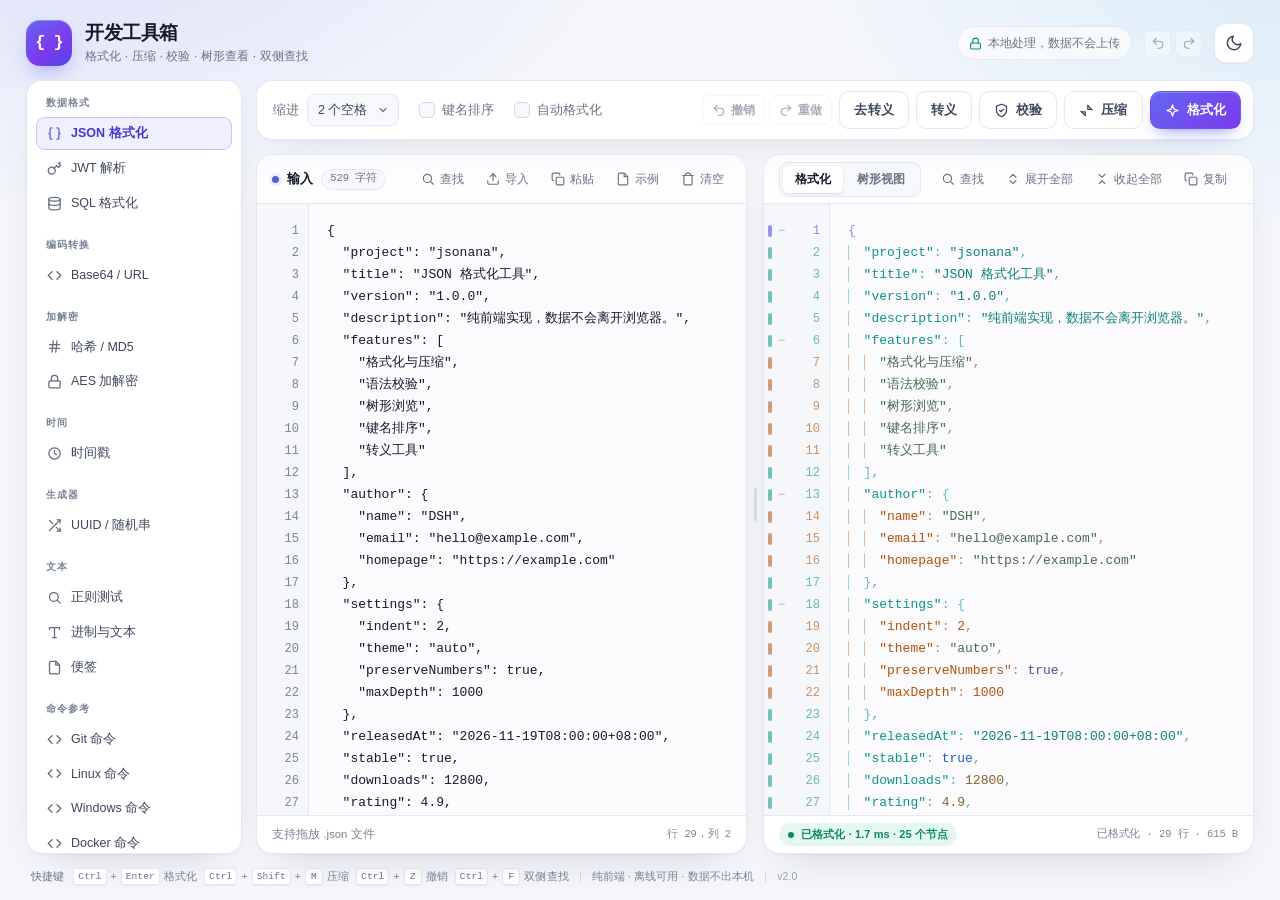
<file: index.html>
<!DOCTYPE html>
<html lang="zh-CN" data-theme="light">
<head>
  <meta charset="UTF-8">
  <meta name="viewport" content="width=device-width, initial-scale=1.0">
  <meta name="description" content="纯前端、离线的开发者工具集：JSON 格式化、MD5/哈希、AES 加解密、Base64/URL 编码、SQL 美化、时间戳转换、JWT 解析、UUID 生成、正则测试与进制转换，数据不会上传。">
  <meta name="color-scheme" content="light dark">
  <title>开发工具箱 · JSON / 加解密 / SQL / 时间戳</title>
  <link rel="icon" href="data:image/svg+xml,%3Csvg xmlns='http://www.w3.org/2000/svg' viewBox='0 0 64 64'%3E%3Crect width='64' height='64' rx='16' fill='%235b5bd6'/%3E%3Ctext x='32' y='43' font-family='monospace' font-size='30' font-weight='700' fill='white' text-anchor='middle'%3E%7B%7D%3C/text%3E%3C/svg%3E">
  <script>
    (function () {
      try {
        var saved = localStorage.getItem('jsonfmt:theme');
        var theme = saved ? JSON.parse(saved) : (window.matchMedia('(prefers-color-scheme: dark)').matches ? 'dark' : 'light');
        document.documentElement.setAttribute('data-theme', theme === 'dark' ? 'dark' : 'light');
      } catch (e) { /* 忽略存储异常 */ }
    })();
  </script>
  <link rel="stylesheet" href="css/style.css?v=11">
  <link rel="stylesheet" href="css/shell.css?v=11">
  <link rel="stylesheet" href="css/enhance.css?v=11">
</head>
<body>
  <svg class="icon-sprite" xmlns="http://www.w3.org/2000/svg" aria-hidden="true">
    <symbol id="i-sparkles" viewBox="0 0 24 24"><path d="m12 3-1.9 5.8a2 2 0 0 1-1.3 1.3L3 12l5.8 1.9a2 2 0 0 1 1.3 1.3L12 21l1.9-5.8a2 2 0 0 1 1.3-1.3L21 12l-5.8-1.9a2 2 0 0 1-1.3-1.3Z"/></symbol>
    <symbol id="i-shrink" viewBox="0 0 24 24"><path d="M4 14h6v6"/><path d="m10 20-7-7"/><path d="M20 10h-6V4"/><path d="m14 4 7 7"/></symbol>
    <symbol id="i-shield" viewBox="0 0 24 24"><path d="M12 22s8-4 8-10V5l-8-3-8 3v7c0 6 8 10 8 10Z"/><path d="m9 12 2 2 4-4"/></symbol>
    <symbol id="i-copy" viewBox="0 0 24 24"><rect x="9" y="9" width="13" height="13" rx="2"/><path d="M5 15H4a2 2 0 0 1-2-2V4a2 2 0 0 1 2-2h9a2 2 0 0 1 2 2v1"/></symbol>
    <symbol id="i-download" viewBox="0 0 24 24"><path d="M21 15v4a2 2 0 0 1-2 2H5a2 2 0 0 1-2-2v-4"/><polyline points="7 10 12 15 17 10"/><line x1="12" y1="15" x2="12" y2="3"/></symbol>
    <symbol id="i-upload" viewBox="0 0 24 24"><path d="M21 15v4a2 2 0 0 1-2 2H5a2 2 0 0 1-2-2v-4"/><polyline points="17 8 12 3 7 8"/><line x1="12" y1="3" x2="12" y2="15"/></symbol>
    <symbol id="i-trash" viewBox="0 0 24 24"><polyline points="3 6 5 6 21 6"/><path d="M19 6v14a2 2 0 0 1-2 2H7a2 2 0 0 1-2-2V6m3 0V4a2 2 0 0 1 2-2h4a2 2 0 0 1 2 2v2"/></symbol>
    <symbol id="i-file" viewBox="0 0 24 24"><path d="M14 2H6a2 2 0 0 0-2 2v16a2 2 0 0 0 2 2h12a2 2 0 0 0 2-2V8Z"/><polyline points="14 2 14 8 20 8"/></symbol>
    <symbol id="i-sun" viewBox="0 0 24 24"><circle cx="12" cy="12" r="4"/><path d="M12 2v2M12 20v2M4.93 4.93l1.41 1.41M17.66 17.66l1.41 1.41M2 12h2M20 12h2M6.34 17.66l-1.41 1.41M19.07 4.93l-1.41 1.41"/></symbol>
    <symbol id="i-moon" viewBox="0 0 24 24"><path d="M21 12.79A9 9 0 1 1 11.21 3 7 7 0 0 0 21 12.79Z"/></symbol>
    <symbol id="i-lock" viewBox="0 0 24 24"><rect x="3" y="11" width="18" height="11" rx="2"/><path d="M7 11V7a5 5 0 0 1 10 0v4"/></symbol>
    <symbol id="i-alert" viewBox="0 0 24 24"><circle cx="12" cy="12" r="10"/><line x1="12" y1="8" x2="12" y2="12"/><line x1="12" y1="16" x2="12.01" y2="16"/></symbol>
    <symbol id="i-check" viewBox="0 0 24 24"><polyline points="20 6 9 17 4 12"/></symbol>
    <symbol id="i-code" viewBox="0 0 24 24"><polyline points="16 18 22 12 16 6"/><polyline points="8 6 2 12 8 18"/></symbol>
    <symbol id="i-braces" viewBox="0 0 24 24"><path d="M8 3H7a2 2 0 0 0-2 2v5a2 2 0 0 1-2 2 2 2 0 0 1 2 2v5a2 2 0 0 0 2 2h1"/><path d="M16 3h1a2 2 0 0 1 2 2v5a2 2 0 0 0 2 2 2 2 0 0 0-2 2v5a2 2 0 0 1-2 2h-1"/></symbol>
    <symbol id="i-expand" viewBox="0 0 24 24"><path d="m7 15 5 5 5-5"/><path d="m7 9 5-5 5 5"/></symbol>
    <symbol id="i-collapse" viewBox="0 0 24 24"><path d="m7 20 5-5 5 5"/><path d="m7 4 5 5 5-5"/></symbol>
    <symbol id="i-search" viewBox="0 0 24 24"><circle cx="11" cy="11" r="7"/><line x1="21" y1="21" x2="16.65" y2="16.65"/></symbol>
    <symbol id="i-close" viewBox="0 0 24 24"><line x1="18" y1="6" x2="6" y2="18"/><line x1="6" y1="6" x2="18" y2="18"/></symbol>
    <symbol id="i-chevron-left" viewBox="0 0 24 24"><polyline points="15 18 9 12 15 6"/></symbol>
    <symbol id="i-chevron-right" viewBox="0 0 24 24"><polyline points="9 18 15 12 9 6"/></symbol>
    <symbol id="i-replace" viewBox="0 0 24 24"><path d="M3 7h13"/><polyline points="13 4 16 7 13 10"/><path d="M21 17H8"/><polyline points="11 14 8 17 11 20"/></symbol>
    <symbol id="i-undo" viewBox="0 0 24 24"><path d="M9 14 4 9l5-5"/><path d="M4 9h10a6 6 0 0 1 0 12h-3"/></symbol>
    <symbol id="i-redo" viewBox="0 0 24 24"><path d="m15 14 5-5-5-5"/><path d="M20 9H10a6 6 0 0 0 0 12h3"/></symbol>
    <symbol id="i-check-circle" viewBox="0 0 24 24"><path d="M21.8 10A10 10 0 1 1 17 3.3"/><polyline points="9 11 12 14 22 4"/></symbol>
    <symbol id="i-broom" viewBox="0 0 24 24"><path d="m13 11 9-9"/><path d="M14.6 12.6 3 21l1.4-5.6L16 3.8Z"/><path d="M2 22h8"/></symbol>
    <symbol id="i-list" viewBox="0 0 24 24"><line x1="8" y1="6" x2="21" y2="6"/><line x1="8" y1="12" x2="21" y2="12"/><line x1="8" y1="18" x2="21" y2="18"/><line x1="3" y1="6" x2="3.01" y2="6"/><line x1="3" y1="12" x2="3.01" y2="12"/><line x1="3" y1="18" x2="3.01" y2="18"/></symbol>
    <symbol id="i-save" viewBox="0 0 24 24"><path d="M19 21H5a2 2 0 0 1-2-2V5a2 2 0 0 1 2-2h11l5 5v11a2 2 0 0 1-2 2Z"/><polyline points="17 21 17 13 7 13 7 21"/><polyline points="7 3 7 8 15 8"/></symbol>
    <symbol id="i-wand" viewBox="0 0 24 24"><path d="m15 4 5 5"/><path d="M3 21 14 10l-2-2L1 19Z"/><path d="M18 2v4M20 4h-4M19 9v3M21 10.5h-4"/></symbol>
    <symbol id="i-clock" viewBox="0 0 24 24"><circle cx="12" cy="12" r="9"/><polyline points="12 7 12 12 15.5 14"/></symbol>
    <symbol id="i-key" viewBox="0 0 24 24"><path d="M21 2l-2 2"/><path d="m15.5 7.5 3 3L22 7l-3-3"/><path d="M11.39 11.61a5.5 5.5 0 1 1-7.78 7.78 5.5 5.5 0 0 1 7.78-7.78Z"/><path d="m11.39 11.61 4.11-4.11"/></symbol>
    <symbol id="i-database" viewBox="0 0 24 24"><ellipse cx="12" cy="5" rx="9" ry="3"/><path d="M21 12c0 1.66-4 3-9 3s-9-1.34-9-3"/><path d="M3 5v14c0 1.66 4 3 9 3s9-1.34 9-3V5"/></symbol>
    <symbol id="i-hash" viewBox="0 0 24 24"><line x1="4" y1="9" x2="20" y2="9"/><line x1="4" y1="15" x2="20" y2="15"/><line x1="10" y1="3" x2="8" y2="21"/><line x1="16" y1="3" x2="14" y2="21"/></symbol>
    <symbol id="i-shuffle" viewBox="0 0 24 24"><polyline points="16 3 21 3 21 8"/><line x1="4" y1="20" x2="21" y2="3"/><polyline points="21 16 21 21 16 21"/><line x1="15" y1="15" x2="21" y2="21"/><line x1="4" y1="4" x2="9" y2="9"/></symbol>
    <symbol id="i-type" viewBox="0 0 24 24"><polyline points="4 7 4 4 20 4 20 7"/><line x1="9" y1="20" x2="15" y2="20"/><line x1="12" y1="4" x2="12" y2="20"/></symbol>
  </svg>

  <div class="app">
    <header class="topbar">
      <div class="brand">
        <div class="brand-mark" aria-hidden="true">{ }</div>
        <div class="brand-text">
          <h1>开发工具箱</h1>
          <p id="brandSubtitle">JSON · 加解密 · SQL · 时间戳 · 编码</p>
        </div>
      </div>
      <div class="topbar-actions">
        <span class="privacy-note"><svg class="icon"><use href="#i-lock"></use></svg>本地处理，数据不会上传</span>
        <div class="topbar-history">
          <button class="history-btn" id="undoAllBtn" type="button" title="撤销当前页签的上一次编辑 (Ctrl+Z)" aria-label="撤销" disabled>
            <svg class="icon"><use href="#i-undo"></use></svg>
          </button>
          <button class="history-btn" id="redoAllBtn" type="button" title="重做 (Ctrl+Y)" aria-label="重做" disabled>
            <svg class="icon"><use href="#i-redo"></use></svg>
          </button>
        </div>
        <button class="icon-btn" id="themeToggle" type="button" title="切换主题" aria-label="切换明暗主题">
          <svg class="icon icon-moon"><use href="#i-moon"></use></svg>
          <svg class="icon icon-sun"><use href="#i-sun"></use></svg>
        </button>
      </div>
    </header>

    <div class="app-body">
      <aside class="sidebar" id="toolNav" aria-label="工具导航">
        <p class="nav-loading">正在载入工具…</p>
      </aside>

      <div class="content" id="content">
        <section class="view" id="view-json" data-view="json">
          <section class="toolbar" aria-label="格式化设置">
            <div class="toolbar-options">
              <label class="field" for="indentSelect">
                <span class="field-label">缩进</span>
                <select id="indentSelect">
                  <option value="2">2 个空格</option>
                  <option value="4">4 个空格</option>
                  <option value="tab">Tab</option>
                </select>
              </label>
              <label class="check"><input type="checkbox" id="sortKeys"> 键名排序</label>
              <label class="check"><input type="checkbox" id="autoFormat"> 自动格式化</label>
            </div>
            <div class="toolbar-actions">
              <div class="history-group history-group-inline" role="group" aria-label="撤销与重做">
                <button class="btn btn-ghost history-btn-wide" id="undoBtn" type="button" title="撤销上一次文本修改 (Ctrl+Z)" disabled>
                  <svg class="icon"><use href="#i-undo"></use></svg>撤销
                </button>
                <button class="btn btn-ghost history-btn-wide" id="redoBtn" type="button" title="重做上一次撤销 (Ctrl+Y)" disabled>
                  <svg class="icon"><use href="#i-redo"></use></svg>重做
                </button>
              </div>
              <button class="btn btn-ghost" id="unescapeBtn" type="button" title="将 \n、&quot; 等转义还原为字符">去转义</button>
              <button class="btn btn-ghost" id="escapeBtn" type="button" title="把输入文本转为 JSON 字符串字面量">转义</button>
              <button class="btn btn-ghost" id="validateBtn" type="button" title="仅检查语法，不修改结果">
                <svg class="icon"><use href="#i-shield"></use></svg>校验
              </button>
              <button class="btn btn-ghost" id="minifyBtn" type="button" title="Ctrl + Shift + M">
                <svg class="icon"><use href="#i-shrink"></use></svg>压缩
              </button>
              <button class="btn btn-primary" id="formatBtn" type="button" title="Ctrl + Enter">
                <svg class="icon"><use href="#i-sparkles"></use></svg>格式化
              </button>
            </div>
          </section>

          <main class="workspace" id="workspace">
            <section class="panel" aria-label="JSON 输入">
              <header class="panel-head">
                <div class="panel-title">
                  <span class="panel-dot input-dot" aria-hidden="true"></span>
                  输入
                  <span class="badge" id="inputMeta">0 字符</span>
                </div>
                <div class="panel-actions">
                  <button class="mini mini-find" id="findToggle" type="button" title="查找替换 (Ctrl+F)" aria-label="查找替换" aria-expanded="false" aria-controls="findBar">
                    <svg class="icon"><use href="#i-search"></use></svg>查找
                  </button>
                  <button class="mini" id="uploadBtn" type="button" title="导入 .json 文件">
                    <svg class="icon"><use href="#i-upload"></use></svg>导入
                  </button>
                  <input type="file" id="fileInput" accept=".json,.txt,application/json,text/plain" hidden>
                  <button class="mini" id="pasteBtn" type="button" title="从剪贴板粘贴">
                    <svg class="icon"><use href="#i-copy"></use></svg>粘贴
                  </button>
                  <button class="mini" id="sampleBtn" type="button" title="载入示例 JSON">
                    <svg class="icon"><use href="#i-file"></use></svg>示例
                  </button>
                  <button class="mini mini-danger" id="clearBtn" type="button" title="清空输入与结果">
                    <svg class="icon"><use href="#i-trash"></use></svg>清空
                  </button>
                </div>
              </header>
              <div class="find-bar" id="findBar" hidden>
                <div class="find-row">
                  <div class="find-field">
                    <svg class="icon find-field-icon" aria-hidden="true"><use href="#i-search"></use></svg>
                    <input class="find-input" id="findInput" type="text" placeholder="查找内容" autocomplete="off" spellcheck="false" aria-label="查找内容">
                    <span class="find-count" id="findCount" aria-live="polite" hidden></span>
                  </div>
                  <button class="find-opt" id="findCase" type="button" aria-pressed="false" title="区分大小写" aria-label="区分大小写">Aa</button>
                  <button class="find-opt" id="findRegex" type="button" aria-pressed="false" title="使用正则表达式" aria-label="使用正则表达式">.*</button>
                  <button class="find-nav" id="findPrev" type="button" title="上一个匹配 (Shift+Enter)" aria-label="上一个匹配" disabled>
                    <svg class="icon"><use href="#i-chevron-left"></use></svg>
                  </button>
                  <button class="find-nav" id="findNext" type="button" title="下一个匹配 (Enter)" aria-label="下一个匹配" disabled>
                    <svg class="icon"><use href="#i-chevron-right"></use></svg>
                  </button>
                  <button class="find-nav" id="findClose" type="button" title="关闭查找 (Esc)" aria-label="关闭查找">
                    <svg class="icon"><use href="#i-close"></use></svg>
                  </button>
                </div>
                <div class="find-row">
                  <div class="find-field">
                    <svg class="icon find-field-icon" aria-hidden="true"><use href="#i-replace"></use></svg>
                    <input class="find-input" id="replaceInput" type="text" placeholder="替换为（留空即删除）" autocomplete="off" spellcheck="false" aria-label="替换内容">
                  </div>
                  <button class="find-action" id="replaceBtn" type="button" title="替换当前匹配 (Enter)" disabled>替换</button>
                  <button class="find-action" id="replaceAllBtn" type="button" title="替换全部匹配" disabled>全部替换</button>
                </div>
              </div>
              <div class="editor" id="dropZone">
                <div class="gutter" aria-hidden="true"><div class="gutter-inner" id="inputGutter"></div></div>
                <textarea id="input" spellcheck="false" wrap="off" autocomplete="off" autocapitalize="off" placeholder='在此粘贴或输入 JSON，例如 {"hello": "world"}' aria-label="JSON 输入框" title="查找时点击命中所在行可联动右侧；点击括号可强调其闭合范围"></textarea>
                <div class="find-layer" id="findLayer" aria-hidden="true" hidden><div class="find-layer-inner" id="findLayerInner"></div></div>
                <div class="drop-hint" id="dropHint">
                  <svg class="icon"><use href="#i-upload"></use></svg>
                  松开以导入 JSON 文件
                </div>
              </div>
              <footer class="panel-foot">
                <span id="inputHint">支持拖放 .json 文件</span>
                <span class="cursor-pos" id="cursorPos">行 1，列 1</span>
              </footer>
            </section>

            <div class="splitter" id="splitter" role="separator" aria-orientation="vertical" aria-label="拖动调整左右面板宽度" tabindex="0" title="拖动调整宽度">
              <span aria-hidden="true"></span>
            </div>

            <section class="panel" aria-label="格式化结果">
              <header class="panel-head">
                <div class="tabs" role="tablist" aria-label="结果视图">
                  <button class="tab is-active" id="textTab" data-view="text" type="button" role="tab" aria-selected="true">格式化</button>
                  <button class="tab" id="treeTab" data-view="tree" type="button" role="tab" aria-selected="false">树形视图</button>
                </div>
                <div class="panel-actions">
                  <button class="mini mini-find" id="findToggleRight" type="button" title="查找替换右侧结果 (Ctrl+F)" aria-label="查找替换右侧结果" aria-expanded="false" aria-controls="findBarRight">
                    <svg class="icon"><use href="#i-search"></use></svg>查找
                  </button>
                  <button class="mini" id="expandBtn" type="button" hidden title="展开全部层级">
                    <svg class="icon"><use href="#i-expand"></use></svg>展开全部
                  </button>
                  <button class="mini" id="collapseBtn" type="button" hidden title="折叠全部层级">
                    <svg class="icon"><use href="#i-collapse"></use></svg>收起全部
                  </button>
                  <button class="mini" id="copyBtn" type="button" title="复制结果">
                    <svg class="icon"><use href="#i-copy"></use></svg>复制
                  </button>
                  <button class="mini" id="downloadBtn" type="button" title="下载为 .json 文件">
                    <svg class="icon"><use href="#i-download"></use></svg>下载
                  </button>
                </div>
              </header>
              <div class="find-bar find-bar-right" id="findBarRight" hidden>
                <div class="find-row">
                  <div class="find-field">
                    <svg class="icon find-field-icon" aria-hidden="true"><use href="#i-search"></use></svg>
                    <input class="find-input" id="findInputRight" type="text" placeholder="在结果中查找" autocomplete="off" spellcheck="false" aria-label="在结果中查找">
                    <span class="find-count" id="findCountRight" aria-live="polite" hidden></span>
                  </div>
                  <button class="find-opt" id="findCaseRight" type="button" aria-pressed="false" title="区分大小写" aria-label="区分大小写">Aa</button>
                  <button class="find-opt" id="findRegexRight" type="button" aria-pressed="false" title="使用正则表达式" aria-label="使用正则表达式">.*</button>
                  <button class="find-nav" id="findPrevRight" type="button" title="上一个匹配 (Shift+Enter)" aria-label="上一个匹配" disabled>
                    <svg class="icon"><use href="#i-chevron-left"></use></svg>
                  </button>
                  <button class="find-nav" id="findNextRight" type="button" title="下一个匹配 (Enter)" aria-label="下一个匹配" disabled>
                    <svg class="icon"><use href="#i-chevron-right"></use></svg>
                  </button>
                  <button class="find-nav" id="findCloseRight" type="button" title="关闭查找 (Esc)" aria-label="关闭查找">
                    <svg class="icon"><use href="#i-close"></use></svg>
                  </button>
                </div>
                <div class="find-row">
                  <div class="find-field">
                    <svg class="icon find-field-icon" aria-hidden="true"><use href="#i-replace"></use></svg>
                    <input class="find-input" id="replaceInputRight" type="text" placeholder="替换为（同步左侧）" autocomplete="off" spellcheck="false" aria-label="替换内容">
                  </div>
                  <button class="find-action" id="replaceBtnRight" type="button" title="替换当前匹配 (Enter)" disabled>替换</button>
                  <button class="find-action" id="replaceAllBtnRight" type="button" title="替换两侧全部匹配" disabled>全部替换</button>
                </div>
              </div>
              <div class="output-wrap">
                <div class="output-body" id="outputBody" hidden>
                  <div class="gutter" id="outputGutterWrap" aria-hidden="true"><div class="gutter-inner" id="outputGutter"></div></div>
                  <div class="output-scroll" id="outputScroll">
                    <div class="output-content" id="outputContent">
                      <pre class="code" id="outputPre" title="查找时点击命中所在行可联动左侧；点击行号栏的 +/− 折叠或展开层级；点击括号可强调其闭合范围"><code id="output"></code></pre>
                      <div class="find-layer output-find-layer" id="outputFindLayer" aria-hidden="true" hidden><div class="find-layer-inner" id="outputFindLayerInner"></div></div>
                    </div>
                  </div>
                  <div class="tree-view" id="treeView" hidden></div>
                  <div class="render-more" id="renderMore" hidden>
                    <span id="renderMoreText"></span>
                    <button class="btn btn-ghost" id="renderMoreBtn" type="button">继续渲染</button>
                  </div>
                </div>

                <div class="empty-state" id="emptyState">
                  <div class="empty-icon"><svg class="icon"><use href="#i-braces"></use></svg></div>
                  <h2>格式化结果将在这里显示</h2>
                  <p>粘贴 JSON 后按 <kbd>Ctrl</kbd> + <kbd>Enter</kbd>，或把 <code>.json</code> 文件拖进左侧面板。</p>
                  <div class="empty-chips">
                    <span>语法高亮</span>
                    <span>树形浏览</span>
                    <span>键名排序</span>
                    <span>双侧查找</span>
                    <span>一键压缩</span>
                  </div>
                </div>

                <div class="error-state" id="errorState" hidden>
                  <div class="error-icon"><svg class="icon"><use href="#i-alert"></use></svg></div>
                  <h2>JSON 解析失败</h2>
                  <p class="error-message" id="errorMessage"></p>
                  <span class="error-loc" id="errorLoc"></span>
                  <pre class="error-snippet"><code id="errorSnippet"></code></pre>
                  <button class="btn btn-ghost btn-sm" id="gotoErrorBtn" type="button">定位到错误位置</button>
                </div>
              </div>
              <footer class="panel-foot">
                <span class="status status-neutral" id="status"><span class="status-dot" aria-hidden="true"></span><span id="statusText">等待输入</span></span>
                <span class="output-meta" id="outputMeta"></span>
              </footer>
            </section>
          </main>
        </section>

        <div id="viewHost"></div>
      </div>
    </div>

    <footer class="app-footer" id="appFooter">
      <span class="shortcut-hint">快捷键</span>
      <span class="footer-hints" id="footerHints"></span>
      <span class="footer-sep" aria-hidden="true"></span>
      <span>纯前端 · 离线可用 · 数据不出本机</span>
      <span class="footer-sep" aria-hidden="true"></span>
      <span class="footer-version">v2.0</span>
    </footer>
  </div>

  <div class="toast" id="toast" role="status" aria-live="polite">
    <svg class="icon toast-icon"><use href="#i-check"></use></svg>
    <span id="toastText"></span>
  </div>

  <script src="js/json-tools.js?v=10"></script>
  <script src="js/lib/text-mirror.js?v=10"></script>
  <script src="js/lib/syntax.js?v=10"></script>
  <script src="js/lib/history.js?v=10"></script>
  <script src="js/lib/sql-dialects.js?v=10"></script>
  <script src="js/lib/sql-lint.js?v=10"></script>
  <script src="js/lib/completer.js?v=10"></script>
  <script src="js/lib/codeview.js?v=10"></script>
  <script src="js/lib/finder.js?v=10"></script>
  <script src="js/toolbox.js?v=10"></script>
  <script src="js/lib/bytes.js?v=10"></script>
  <script src="js/lib/md5.js?v=10"></script>
  <script src="js/lib/date-format.js?v=10"></script>
  <script src="js/lib/sql-format.js?v=10"></script>
  <script src="js/lib/webcrypto.js?v=10"></script>
  <script src="js/lib/radix.js?v=10"></script>
  <script src="js/lib/text-case.js?v=10"></script>
  <script src="js/lib/jwt.js?v=10"></script>
  <script src="js/tools/encode.js?v=10"></script>
  <script src="js/tools/hash.js?v=10"></script>
  <script src="js/tools/crypto.js?v=10"></script>
  <script src="js/tools/timestamp.js?v=10"></script>
  <script src="js/tools/uuid.js?v=10"></script>
  <script src="js/tools/jwt.js?v=10"></script>
  <script src="js/tools/sql.js?v=10"></script>
  <script src="js/tools/regex.js?v=10"></script>
  <script src="js/tools/text.js?v=10"></script>
  <script src="js/tools/notes.js?v=10"></script>
  <script src="js/tools/git.js?v=14"></script>
  <script src="js/tools/linux.js?v=12"></script>
  <script src="js/tools/windows.js?v=12"></script>
  <script src="js/tools/docker.js?v=11"></script>
  <script src="js/app.js?v=11"></script>
</body>
</html>
</file>
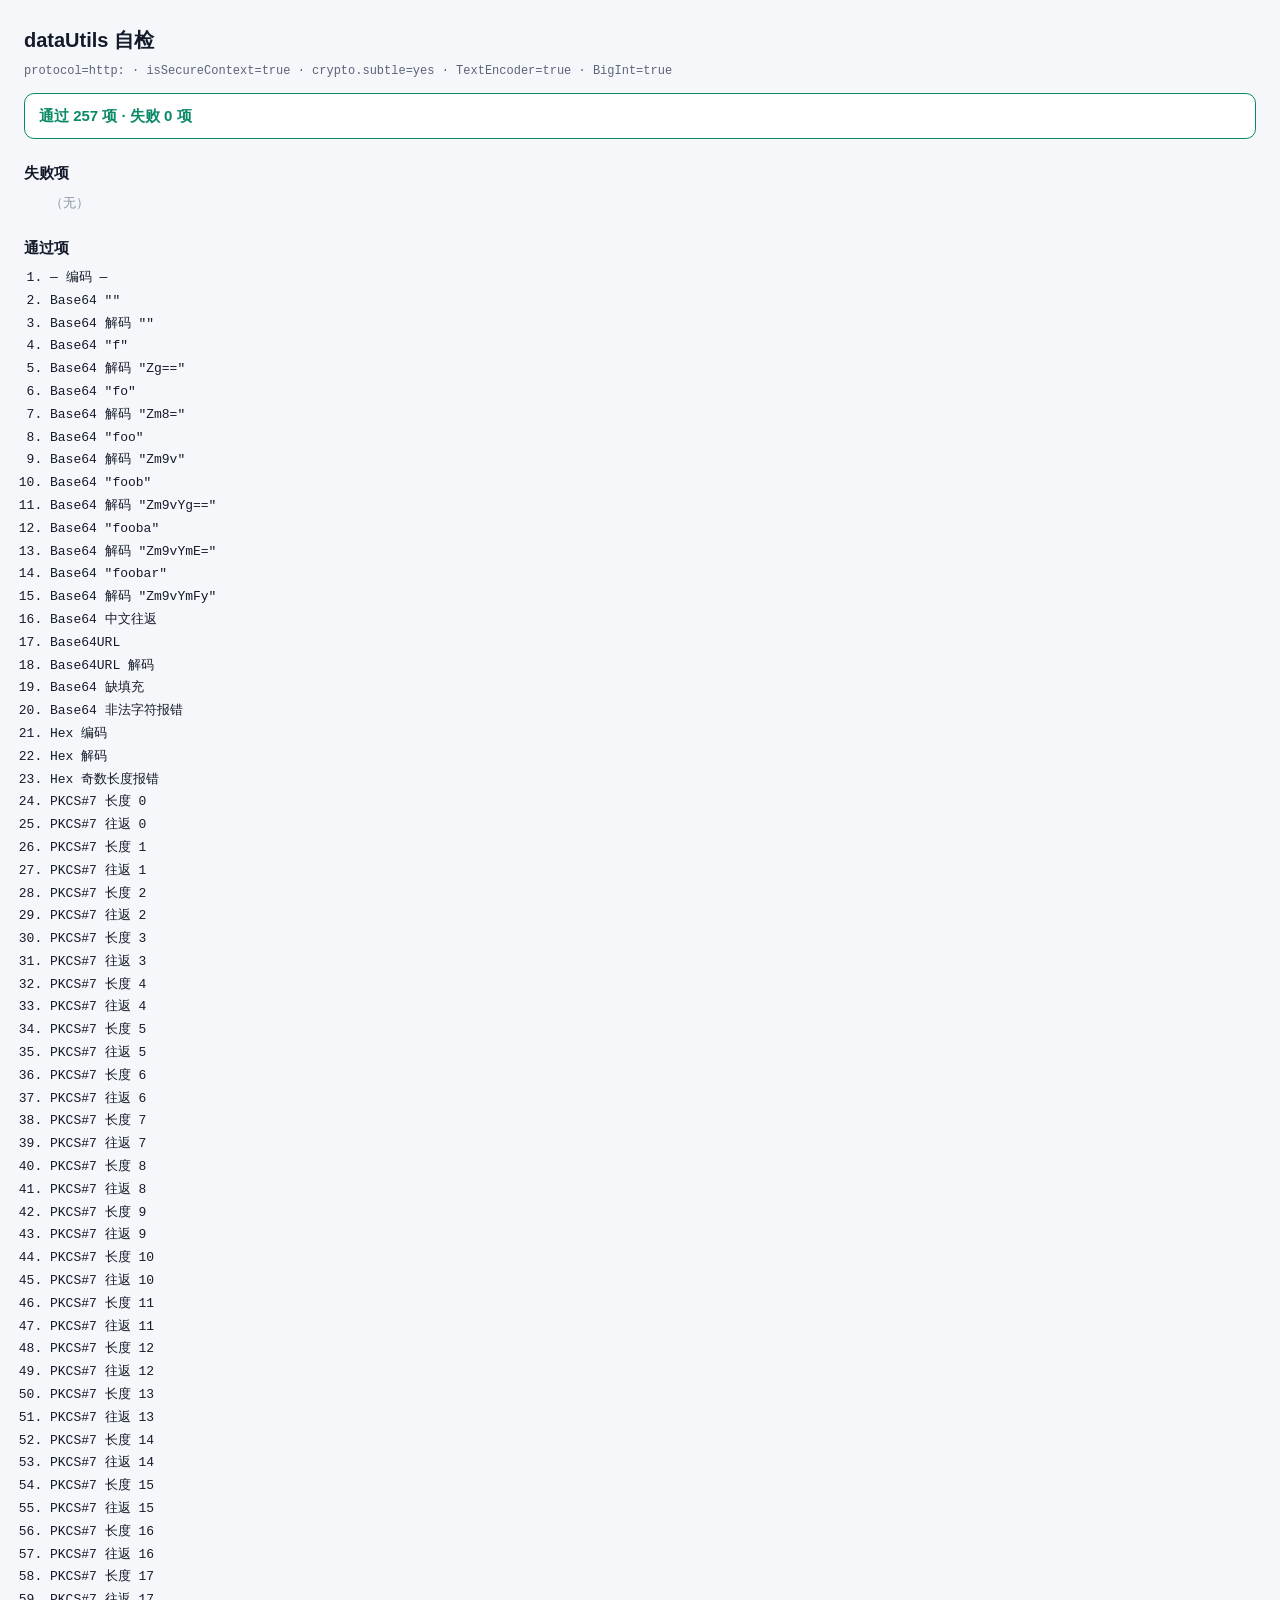
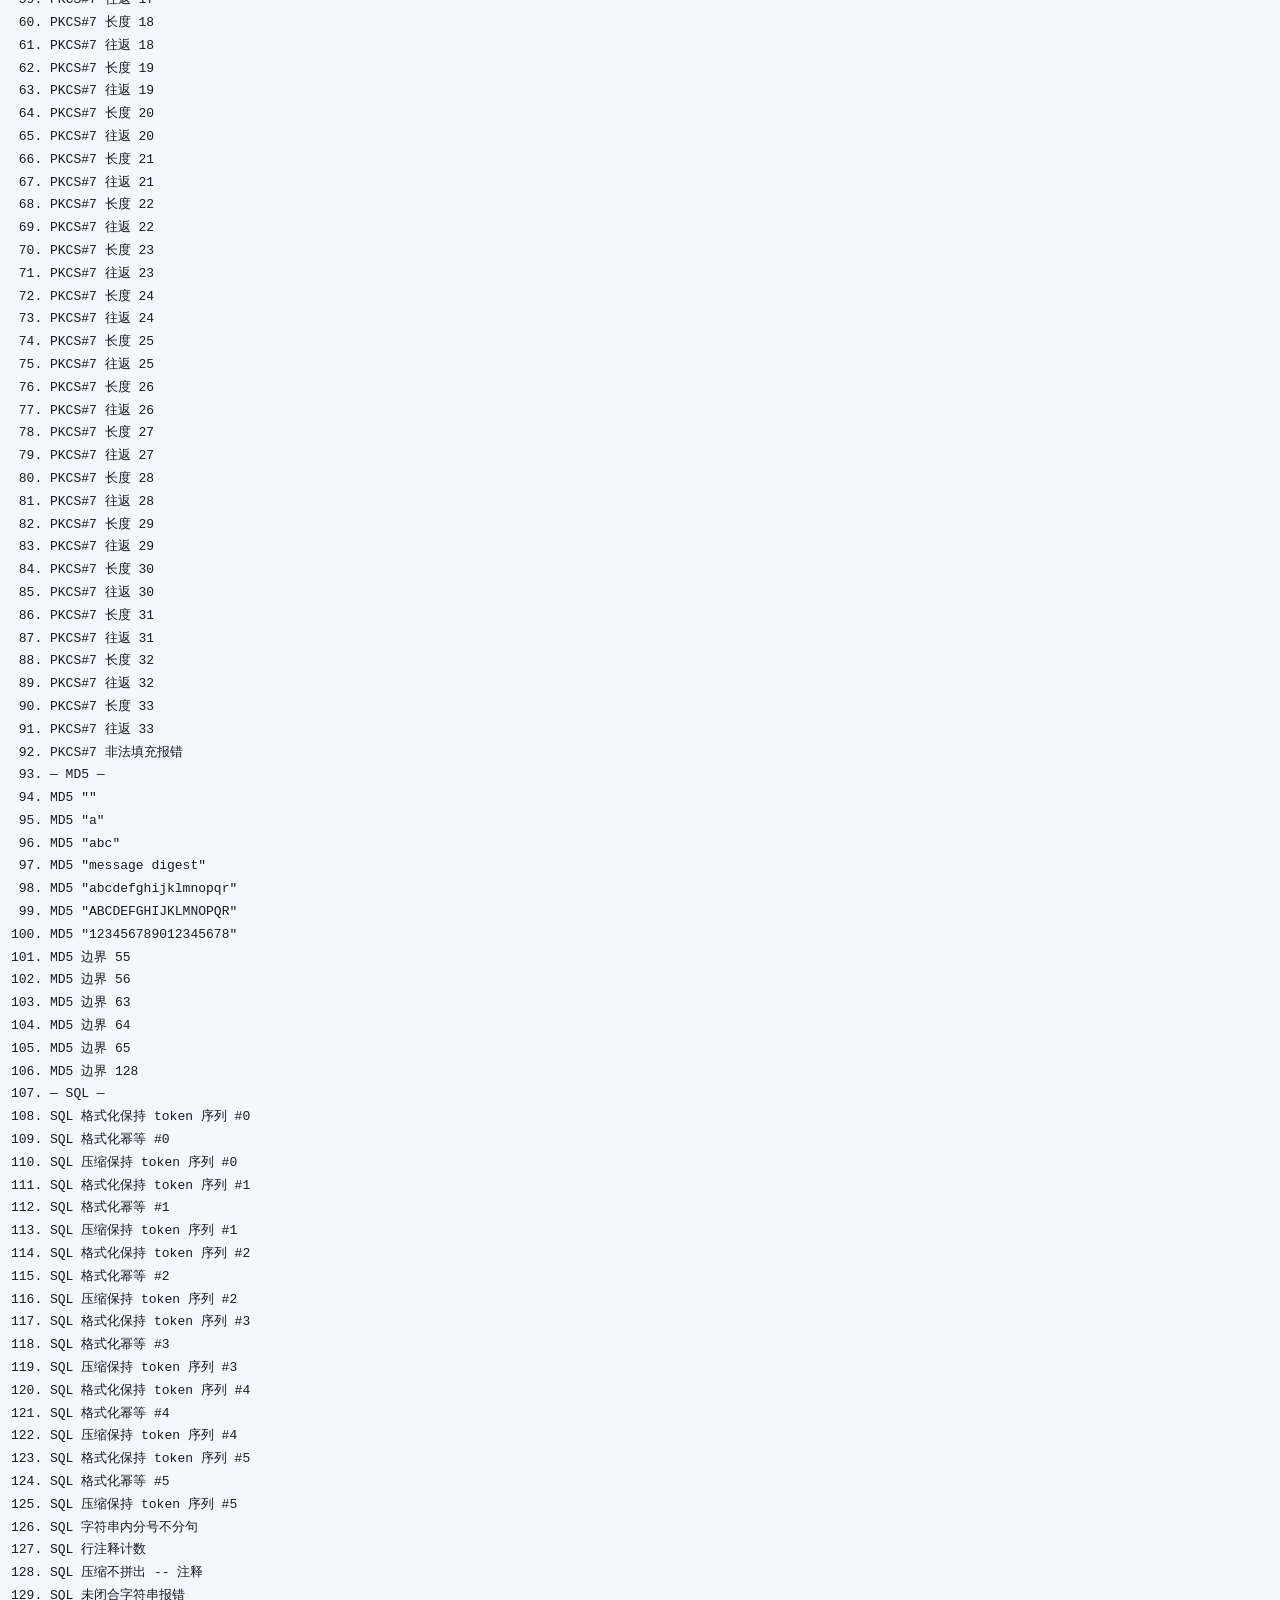
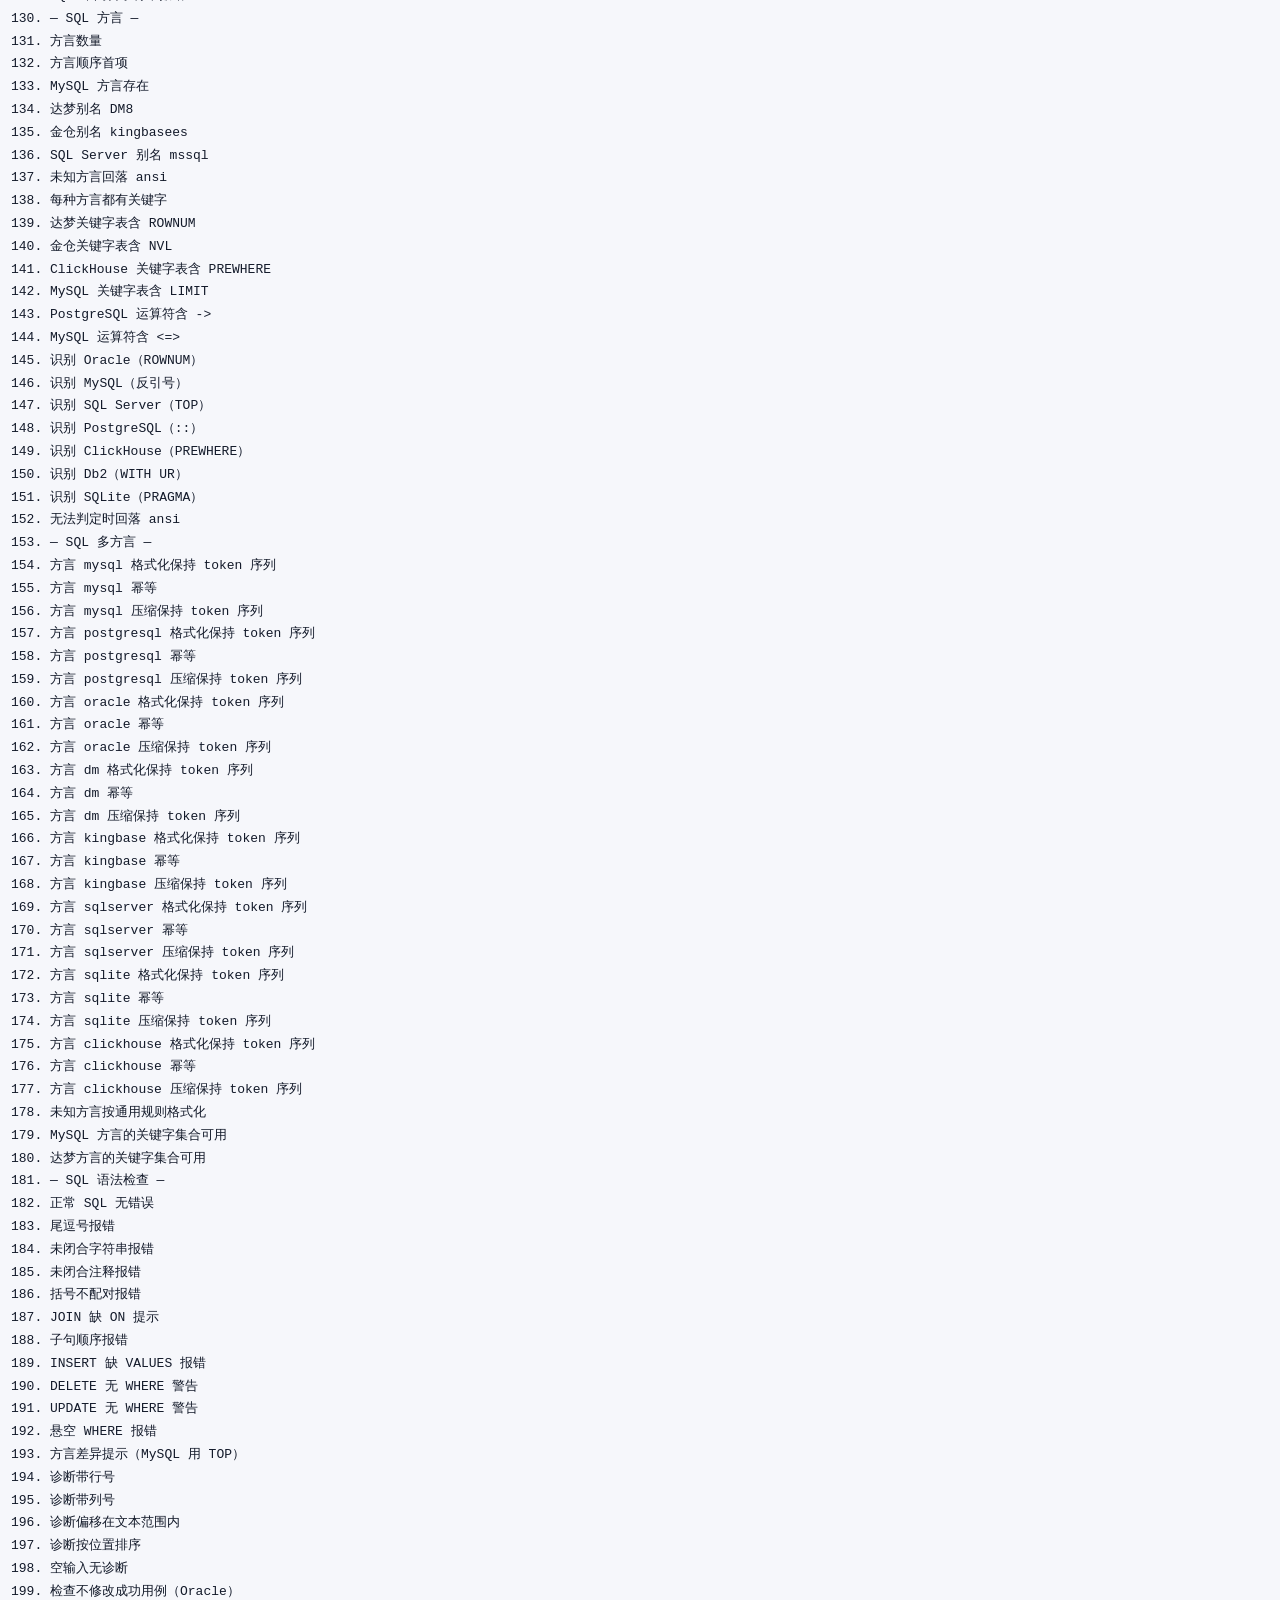
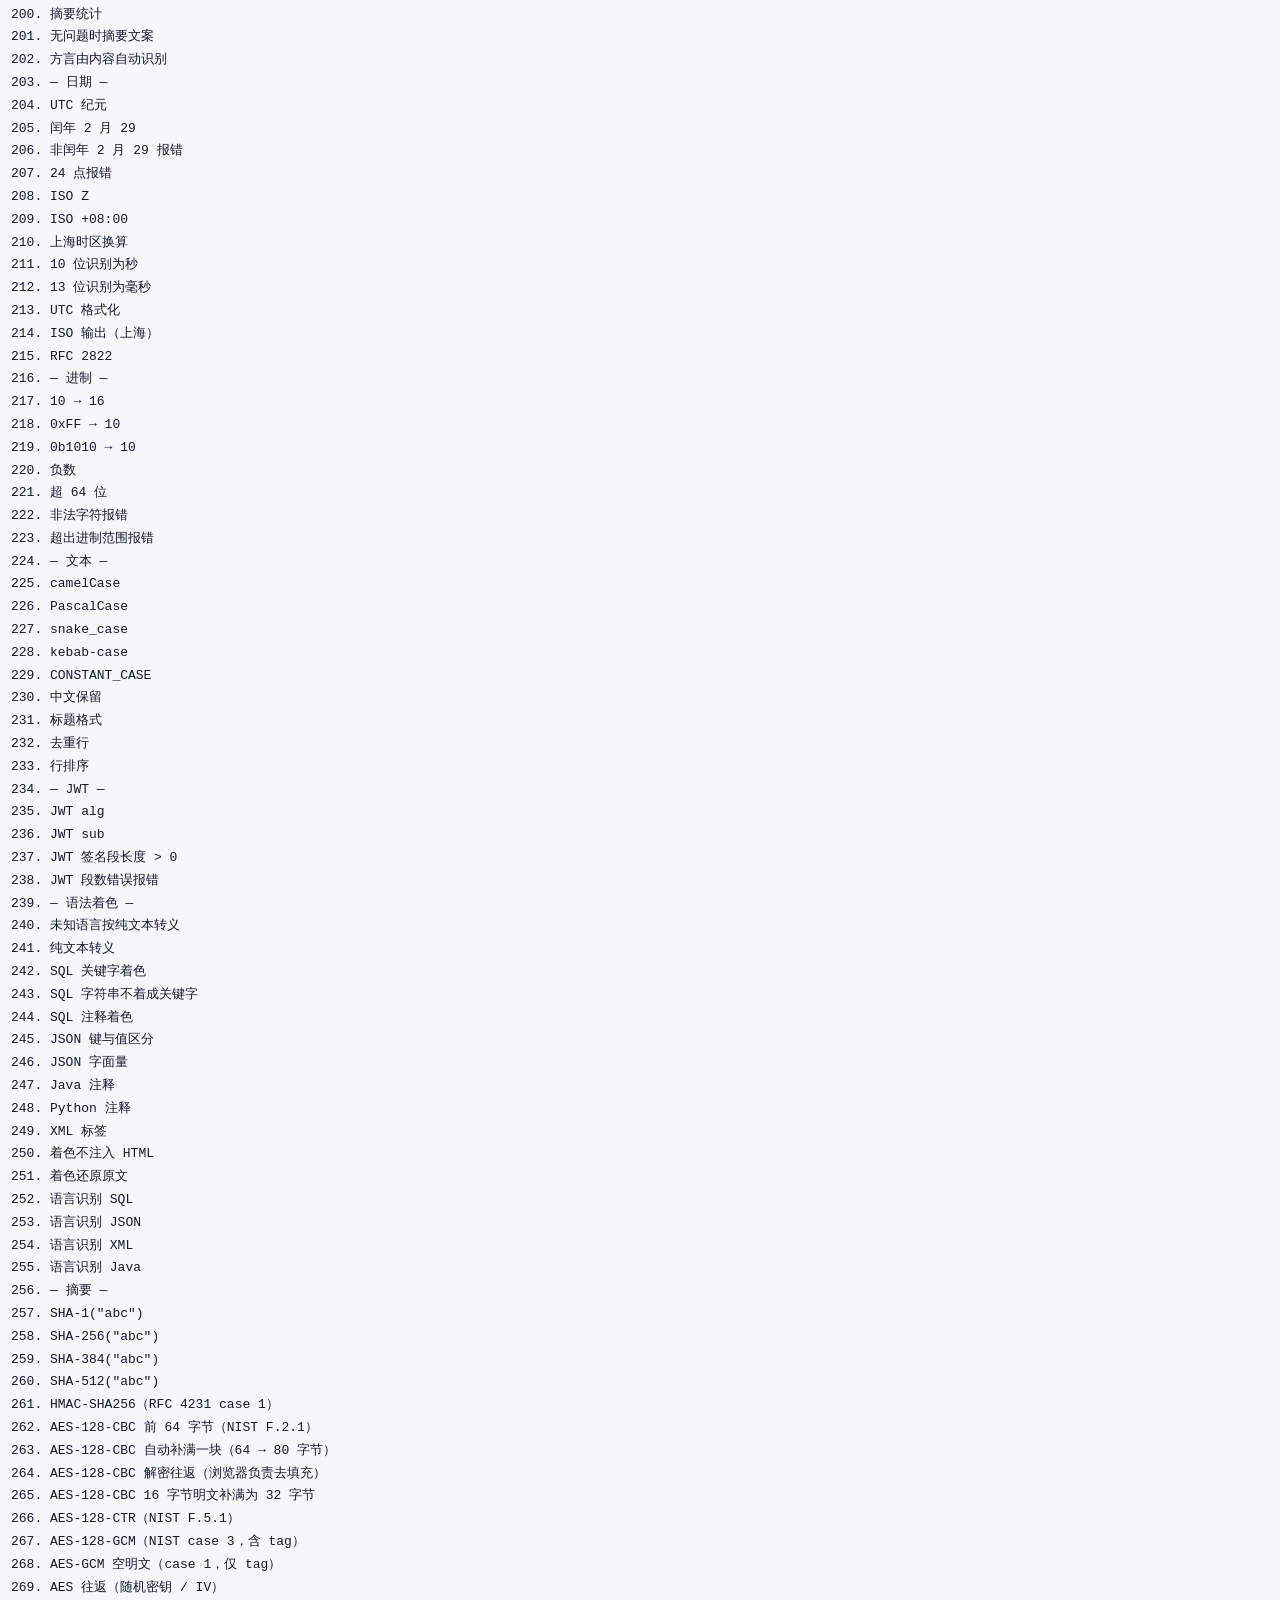
<file: tests.html>
<!DOCTYPE html>
<html lang="zh-CN">
<head>
  <meta charset="UTF-8">
  <meta name="viewport" content="width=device-width, initial-scale=1.0">
  <title>dataUtils 自检</title>
  <style>
    :root { color-scheme: light dark; }
    body {
      margin: 0;
      padding: 24px;
      font-family: "Segoe UI", "PingFang SC", "Microsoft YaHei", sans-serif;
      line-height: 1.6;
      background: #f6f7fb;
      color: #131a2a;
    }
    h1 { margin: 0 0 6px; font-size: 20px; }
    h2 { margin: 22px 0 8px; font-size: 15px; }
    #env { margin: 0 0 12px; font-family: Consolas, monospace; font-size: 12px; color: #5b6478; }
    #summary { margin: 10px 0 14px; padding: 10px 14px; border-radius: 10px; font-size: 15px; background: #fff; border: 1px solid #e2e6f0; }
    #summary[data-fail="0"] { border-color: #0b8a68; color: #0b8a68; }
    #summary:not([data-fail="0"]) { border-color: #d92d20; color: #d92d20; }
    ol { margin: 0; padding-left: 26px; font-size: 13px; }
    li { margin: 2px 0; font-family: Consolas, monospace; }
    li.fail { color: #b42318; }
    #failures:empty::after { content: "（无）"; color: #8a93a6; }
    @media (prefers-color-scheme: dark) {
      body { background: #0b111a; color: #e8ecf5; }
      #summary { background: #111722; border-color: #222b3a; }
      #env { color: #95a0b4; }
      li.fail { color: #f87171; }
    }
  </style>
</head>
<body>
  <h1>dataUtils 自检</h1>
  <p id="env">检测环境中…</p>
  <h2 id="summary">运行中…</h2>
  <h2>失败项</h2>
  <ol id="failures"></ol>
  <h2>通过项</h2>
  <ol id="passed"></ol>

  <script src="js/lib/bytes.js?v=10"></script>
  <script src="js/lib/md5.js?v=10"></script>
  <script src="js/lib/date-format.js?v=10"></script>
  <script src="js/lib/sql-format.js?v=10"></script>
  <script src="js/lib/webcrypto.js?v=10"></script>
  <script src="js/lib/radix.js?v=10"></script>
  <script src="js/lib/text-case.js?v=10"></script>
  <script src="js/lib/jwt.js?v=10"></script>
  <script src="js/lib/syntax.js?v=10"></script>
  <script src="js/lib/sql-dialects.js?v=10"></script>
  <script src="js/lib/sql-lint.js?v=10"></script>
  <script>
    (function () {
      'use strict';

      var B = window.Bytes;
      var MD5 = window.MD5;
      var DF = window.DateFormat;
      var SQL = window.SQLFormat;
      var Kit = window.CryptoKit;
      var Radix = window.Radix;
      var TextCase = window.TextCase;
      var JWT = window.JWT;
      var Dialects = window.SQLDialects;
      var Lint = window.SQLLint;

      var pass = 0;
      var fail = 0;
      var failures = [];
      var passed = [];

      function ok(name, actual, expected) {
        if (actual === expected) {
          pass++;
          passed.push(name);
        } else {
          fail++;
          failures.push(name + ' → 期望 ' + JSON.stringify(expected) + '，实际 ' + JSON.stringify(actual));
        }
      }

      function truthy(name, value) {
        ok(name, !!value, true);
      }

      function throws(name, fn) {
        try {
          fn();
          fail++;
          failures.push(name + ' → 应当抛出异常但没有');
        } catch (err) {
          pass++;
          passed.push(name);
        }
      }

      function hexOf(bytes) {
        return B.bytesToHex(bytes);
      }

      function equalsAsync(name, promise, expected) {
        return promise.then(function (value) {
          ok(name, value, expected);
        }, function (err) {
          fail++;
          failures.push(name + ' → 抛出 ' + (err && err.message ? err.message : err));
        });
      }

      function section(title) {
        passed.push('— ' + title + ' —');
      }

      /* ---------------- 环境 ---------------- */

      var envText = 'protocol=' + location.protocol +
        ' · isSecureContext=' + String(window.isSecureContext) +
        ' · crypto.subtle=' + (window.crypto && window.crypto.subtle ? 'yes' : 'no') +
        ' · TextEncoder=' + (typeof TextEncoder !== 'undefined') +
        ' · BigInt=' + (typeof BigInt !== 'undefined');
      document.getElementById('env').textContent = envText;

      /* ---------------- Base64 / Hex / 填充 ---------------- */

      section('编码');

      var rfc4648 = [['', ''], ['f', 'Zg=='], ['fo', 'Zm8='], ['foo', 'Zm9v'], ['foob', 'Zm9vYg=='], ['fooba', 'Zm9vYmE='], ['foobar', 'Zm9vYmFy']];
      rfc4648.forEach(function (pair) {
        ok('Base64 "' + pair[0] + '"', B.utf8ToBase64(pair[0]), pair[1]);
        ok('Base64 解码 "' + pair[1] + '"', B.base64ToUtf8(pair[1]), pair[0]);
      });

      ok('Base64 中文往返', B.base64ToUtf8(B.utf8ToBase64('中文😀')), '中文😀');
      ok('Base64URL', B.bytesToBase64Url(B.utf8Encode('subjects?_d')), 'c3ViamVjdHM_X2Q');
      ok('Base64URL 解码', B.utf8Decode(B.base64UrlToBytes('c3ViamVjdHM_X2Q')), 'subjects?_d');
      ok('Base64 缺填充', B.base64ToUtf8('Zm9vYg'), 'foob');
      throws('Base64 非法字符报错', function () { B.base64ToBytes('abc$def'); });

      ok('Hex 编码', hexOf(B.utf8Encode('A')), '41');
      ok('Hex 解码', B.utf8Decode(B.hexToBytes('E4B8AD')), '中');
      throws('Hex 奇数长度报错', function () { B.hexToBytes('ABC'); });

      for (var len = 0; len <= 33; len += 1) {
        var data = new Uint8Array(len).fill(7);
        var padded = B.pkcs7Pad(data, 16);
        ok('PKCS#7 长度 ' + len, padded.length, Math.ceil((len + 1) / 16) * 16);
        ok('PKCS#7 往返 ' + len, hexOf(B.pkcs7Unpad(padded, 16)), hexOf(data));
      }
      throws('PKCS#7 非法填充报错', function () { B.pkcs7Unpad(new Uint8Array(16).fill(0), 16); });

      /* ---------------- MD5 ---------------- */

      section('MD5');

      var md5Vectors = [
        ['', 'd41d8cd98f00b204e9800998ecf8427e'],
        ['a', '0cc175b9c0f1b6a831c399e269772661'],
        ['abc', '900150983cd24fb0d6963f7d28e17f72'],
        ['message digest', 'f96b697d7cb7938d525a2f31aaf161d0'],
        ['abcdefghijklmnopqrstuvwxyz', 'c3fcd3d76192e4007dfb496cca67e13b'],
        ['ABCDEFGHIJKLMNOPQRSTUVWXYZabcdefghijklmnopqrstuvwxyz0123456789', 'd174ab98d277d9f5a5611c2c9f419d9f'],
        ['12345678901234567890123456789012345678901234567890123456789012345678901234567890', '57edf4a22be3c955ac49da2e2107b67a']
      ];
      md5Vectors.forEach(function (pair) {
        ok('MD5 "' + pair[0].slice(0, 18) + '"', MD5.hex(pair[0]), pair[1]);
      });
      [55, 56, 63, 64, 65, 128].forEach(function (size) {
        var text = new Array(size + 1).join('x');
        ok('MD5 边界 ' + size, MD5.hex(text).length, 32);
      });

      /* ---------------- SQL ---------------- */

      section('SQL');

      var sqlCases = [
        'select a,b from t where x=1 and y=2',
        "SELECT * FROM t WHERE note = 'a--b' AND path = '/*x*/'",
        'INSERT INTO t (a, b) VALUES (1, 2), (3, 4)',
        'SELECT CASE WHEN a > 0 THEN 1 ELSE 0 END AS s FROM t',
        'WITH x AS (SELECT id FROM t) SELECT * FROM x',
        "DELETE FROM t WHERE d < NOW() - INTERVAL 7 DAY"
      ];

      sqlCases.forEach(function (source, index) {
        var before = SQL.signature(SQL.tokenize(source));
        var formatted = SQL.format(source, { indent: 2 }).text;
        var after = SQL.signature(SQL.tokenize(formatted));

        ok('SQL 格式化保持 token 序列 #' + index, after, before);
        ok('SQL 格式化幂等 #' + index, SQL.format(formatted, { indent: 2 }).text, formatted);

        var minified = SQL.minify(source).text;
        ok('SQL 压缩保持 token 序列 #' + index, SQL.signature(SQL.tokenize(minified)), before);
      });

      ok('SQL 字符串内分号不分句', SQL.tokenize("SELECT 'a;b'").filter(function (token) { return token.value === ';'; }).length, 0);
      ok('SQL 行注释计数', SQL.minify('SELECT 1 -- x\n, 2 /* y */').removedComments, 2);
      truthy('SQL 压缩不拼出 -- 注释', SQL.minify('SELECT a - -1 FROM t').text.indexOf('--') < 0);
      throws('SQL 未闭合字符串报错', function () { SQL.tokenize("SELECT 'abc"); });

      /* ---------------- SQL 方言 ---------------- */

      section('SQL 方言');

      ok('方言数量', Dialects.LIST.length, 16);
      ok('方言顺序首项', Dialects.LIST[0].id, 'ansi');
      truthy('MySQL 方言存在', !!Dialects.byId('mysql'));
      ok('达梦别名 DM8', Dialects.byId('DM8').id, 'dm');
      ok('金仓别名 kingbasees', Dialects.byId('kingbasees').id, 'kingbase');
      ok('SQL Server 别名 mssql', Dialects.byId('mssql').id, 'sqlserver');
      ok('未知方言回落 ansi', Dialects.byId('不存在的方言').id, 'ansi');

      truthy('每种方言都有关键字', Dialects.LIST.every(function (d) { return d.keywords.split(/\s+/).length > 100; }));
      truthy('达梦关键字表含 ROWNUM', !!Dialects.keywordSet('dm').ROWNUM);
      truthy('金仓关键字表含 NVL', !!Dialects.keywordSet('kingbase').NVL);
      truthy('ClickHouse 关键字表含 PREWHERE', !!Dialects.keywordSet('clickhouse').PREWHERE);
      truthy('MySQL 关键字表含 LIMIT', !!Dialects.keywordSet('mysql').LIMIT);
      truthy('PostgreSQL 运算符含 ->', Dialects.operatorList('postgresql').indexOf('->') >= 0);
      truthy('MySQL 运算符含 <=>', Dialects.operatorList('mysql').indexOf('<=>') >= 0);

      ok('识别 Oracle（ROWNUM）', Dialects.detect('SELECT ROWNUM FROM t'), 'oracle');
      ok('识别 MySQL（反引号）', Dialects.detect('SELECT `a` FROM t'), 'mysql');
      ok('识别 SQL Server（TOP）', Dialects.detect('SELECT TOP 10 * FROM t'), 'sqlserver');
      ok('识别 PostgreSQL（::）', Dialects.detect('SELECT a::int FROM t'), 'postgresql');
      ok('识别 ClickHouse（PREWHERE）', Dialects.detect('SELECT * FROM t PREWHERE x'), 'clickhouse');
      ok('识别 Db2（WITH UR）', Dialects.detect('SELECT * FROM t WITH UR'), 'db2');
      ok('识别 SQLite（PRAGMA）', Dialects.detect('PRAGMA table_info(t)'), 'sqlite');
      ok('无法判定时回落 ansi', Dialects.detect('SELECT 1'), 'ansi');

      /* ---------------- SQL 多方言格式化 ---------------- */

      section('SQL 多方言');

      var dialectCases = [
        ['mysql', 'SELECT `u`.`id`, IFNULL(o.total, 0) AS t FROM `users` u LEFT JOIN `orders` o ON u.id = o.user_id LIMIT 0, 20'],
        ['postgresql', "SELECT a::int, b->>'x' FROM t WHERE c ILIKE '%x%'"],
        ['oracle', 'SELECT NVL(a, 0), DECODE(b, 1, 2) FROM t WHERE ROWNUM <= 10'],
        ['dm', 'SELECT ROWNUM, NVL(a, 0) FROM t'],
        ['kingbase', "SELECT LISTAGG(b, ',') WITHIN GROUP (ORDER BY b) FROM t"],
        ['sqlserver', 'SELECT TOP 10 [a b], ISNULL(c, 0) FROM dbo.t WITH (NOLOCK)'],
        ['sqlite', "SELECT strftime('%Y', d), group_concat(x) FROM t WHERE a GLOB 'x*'"],
        ['clickhouse', 'SELECT toDate(d) AS day, uniqExact(uid) FROM t PREWHERE d > today() - 7 GROUP BY day']
      ];

      dialectCases.forEach(function (pair) {
        var id = pair[0];
        var source = pair[1];
        var before = SQL.signature(SQL.tokenize(source, { dialect: id }));
        var formatted = SQL.format(source, { indent: 2, dialect: id }).text;
        var after = SQL.signature(SQL.tokenize(formatted, { dialect: id }));
        var minified = SQL.minify(source, { dialect: id }).text;

        ok('方言 ' + id + ' 格式化保持 token 序列', after, before);
        ok('方言 ' + id + ' 幂等', SQL.format(formatted, { indent: 2, dialect: id }).text, formatted);
        ok('方言 ' + id + ' 压缩保持 token 序列', SQL.signature(SQL.tokenize(minified, { dialect: id })), before);
      });

      ok('未知方言按通用规则格式化',
        SQL.signature(SQL.tokenize(SQL.format('select a from t', { indent: 2, dialect: 'nope' }).text)),
        SQL.signature(SQL.tokenize('select a from t')));
      truthy('MySQL 方言的关键字集合可用', !!SQL.keywordsFor('mysql').LIMIT);
      truthy('达梦方言的关键字集合可用', !!SQL.keywordsFor('dm').ROWNUM);

      /* ---------------- SQL 语法检查 ---------------- */

      section('SQL 语法检查');

      function diagCodes(sql, dialect) {
        return Lint.lint(sql, { dialect: dialect || 'mysql' }).diagnostics.map(function (item) {
          return item.code;
        });
      }

      ok('正常 SQL 无错误', diagCodes("select u.id, count(*) from users u left join orders o on u.id = o.user_id where u.status = 'paid' group by u.id limit 10").filter(function (code) {
        return code === 'E_TRAILING_COMMA' || code === 'E_UNCLOSED_STRING';
      }).length, 0);

      truthy('尾逗号报错', diagCodes('SELECT a, FROM t').indexOf('E_TRAILING_COMMA') >= 0);
      truthy('未闭合字符串报错', diagCodes("SELECT 'abc").indexOf('E_UNCLOSED_STRING') >= 0);
      truthy('未闭合注释报错', diagCodes('SELECT 1 /* x').indexOf('E_UNCLOSED_COMMENT') >= 0);
      truthy('括号不配对报错', diagCodes('SELECT (1 FROM t').indexOf('E_UNBALANCED_PAREN') >= 0);
      truthy('JOIN 缺 ON 提示', diagCodes('SELECT a FROM t1 JOIN t2').indexOf('E_JOIN_NO_ON') >= 0);
      truthy('子句顺序报错', diagCodes('SELECT a FROM t WHERE x = 1 ORDER BY a GROUP BY a').indexOf('E_CLAUSE_ORDER') >= 0);
      truthy('INSERT 缺 VALUES 报错', diagCodes('INSERT INTO t (a, b)').indexOf('E_MISSING_VALUES') >= 0);
      truthy('DELETE 无 WHERE 警告', diagCodes('DELETE FROM t').indexOf('W_NO_WHERE') >= 0);
      truthy('UPDATE 无 WHERE 警告', diagCodes('UPDATE t SET a = 1').indexOf('W_NO_WHERE') >= 0);
      truthy('悬空 WHERE 报错', diagCodes('SELECT a FROM t WHERE').indexOf('E_DANGLING_KEYWORD') >= 0);
      truthy('方言差异提示（MySQL 用 TOP）', diagCodes('SELECT TOP 10 * FROM t', 'mysql').indexOf('H_DIALECT_KEYWORD') >= 0);

      var lintResult = Lint.lint('SELECT a, FROM t', { dialect: 'mysql' });
      truthy('诊断带行号', lintResult.diagnostics[0].line === 1);
      truthy('诊断带列号', lintResult.diagnostics[0].column > 0);
      truthy('诊断偏移在文本范围内',
        lintResult.diagnostics.every(function (item) {
          return item.start >= 0 && item.end <= 38 && item.end > item.start - 1;
        }));
      ok('诊断按位置排序', lintResult.diagnostics.every(function (item, index, list) {
        return index === 0 || list[index - 1].start <= item.start;
      }), true);
      ok('空输入无诊断', Lint.lint('').diagnostics.length, 0);
      ok('检查不修改成功用例（Oracle）', Lint.lint('SELECT NVL(a, 0) FROM t', { dialect: 'oracle' }).diagnostics.filter(function (item) {
        return item.severity === 'error';
      }).length, 0);
      ok('摘要统计', Lint.summary(lintResult).errors > 0, true);
      ok('无问题时摘要文案', Lint.summary(Lint.lint('SELECT 1')).text, '未发现问题');
      ok('方言由内容自动识别', Lint.lint('SELECT ROWNUM FROM t').dialectId, 'oracle');

      /* ---------------- 日期 ---------------- */

      section('日期');

      ok('UTC 纪元', DF.parse('1970-01-01 00:00:00', { zone: 'utc' }).epochMs, 0);
      ok('闰年 2 月 29', DF.parse('2024-02-29', { zone: 'utc' }).epochMs, Date.UTC(2024, 1, 29));
      throws('非闰年 2 月 29 报错', function () { DF.parse('2026-02-29', { zone: 'utc' }); });
      throws('24 点报错', function () { DF.parse('2026-01-01 24:00:00', { zone: 'utc' }); });
      ok('ISO Z', DF.parse('2026-11-19T14:03:34Z').epochMs, Date.UTC(2026, 10, 19, 14, 3, 34));
      ok('ISO +08:00', DF.parse('2026-11-19T22:03:34+08:00').epochMs, Date.UTC(2026, 10, 19, 14, 3, 34));
      ok('上海时区换算', DF.parse('2026-11-19 22:03:34', { zone: 'Asia/Shanghai' }).epochMs, Date.UTC(2026, 10, 19, 14, 3, 34));
      ok('10 位识别为秒', DF.parseTimestamp('1763552614').unit, 's');
      ok('13 位识别为毫秒', DF.parseTimestamp('1763552614000').unit, 'ms');
      ok('UTC 格式化', DF.format(new Date(0), 'YYYY-MM-DD HH:mm:ss', { timeZone: 'UTC' }), '1970-01-01 00:00:00');
      ok('ISO 输出（上海）', DF.iso(new Date(0), { timeZone: 'Asia/Shanghai' }), '1970-01-01T08:00:00.000+08:00');
      ok('RFC 2822', DF.rfc2822(new Date(0)), 'Thu, 01 Jan 1970 00:00:00 +0000');

      /* ---------------- 进制 ---------------- */

      section('进制');

      ok('10 → 16', Radix.format(Radix.parse('255', 10), 16), 'ff');
      ok('0xFF → 10', Radix.parse('0xFF', 'auto').toString(10), '255');
      ok('0b1010 → 10', Radix.parse('0b1010', 'auto').toString(10), '10');
      ok('负数', Radix.parse('-10', 10).toString(10), '-10');
      ok('超 64 位', Radix.parse('18446744073709551616', 10).toString(16), '10000000000000000');
      throws('非法字符报错', function () { Radix.parse('12g', 10); });
      throws('超出进制范围报错', function () { Radix.parse('2', 2); });

      /* ---------------- 文本 ---------------- */

      section('文本');

      ok('camelCase', TextCase.camel('user profile name'), 'userProfileName');
      ok('PascalCase', TextCase.pascal('HTTPServer'), 'HttpServer');
      ok('snake_case', TextCase.snake('userProfileName'), 'user_profile_name');
      ok('kebab-case', TextCase.kebab('user_profile_name'), 'user-profile-name');
      ok('CONSTANT_CASE', TextCase.constant('userProfileName'), 'USER_PROFILE_NAME');
      ok('中文保留', TextCase.snake('中文 测试'), '中文_测试');
      ok('标题格式', TextCase.title('hello wORLD'), 'Hello World');
      ok('去重行', TextCase.dedupeLines('a\nb\na'), 'a\nb');
      ok('行排序', TextCase.sortLines('c\na\nb'), 'a\nb\nc');

      /* ---------------- JWT ---------------- */

      section('JWT');

      var sample = JWT.sample();
      var decoded = JWT.decode(sample);
      ok('JWT alg', decoded.header.alg, 'HS256');
      ok('JWT sub', decoded.payload.sub, '1234567890');
      truthy('JWT 签名段长度 > 0', decoded.signatureBytes > 0);
      throws('JWT 段数错误报错', function () { JWT.decode('a.b'); });

      /* ---------------- 语法着色 ---------------- */

      section('语法着色');

      var SYN = window.Syntax;

      ok('未知语言按纯文本转义', SYN.highlight('nope', '<a>'), '&lt;a&gt;');
      ok('纯文本转义', SYN.highlight('text', '<script>'), '&lt;script&gt;');
      truthy('SQL 关键字着色', SYN.highlight('sql', 'SELECT 1').indexOf('syn-kw') >= 0);
      truthy('SQL 字符串不着成关键字', SYN.highlight('sql', "SELECT 'FROM'").indexOf('syn-str') >= 0);
      truthy('SQL 注释着色', SYN.highlight('sql', '-- hi').indexOf('syn-com') >= 0);
      truthy('JSON 键与值区分', SYN.highlight('json', '{"a":1}').indexOf('syn-key') >= 0);
      truthy('JSON 字面量', SYN.highlight('json', '[true,null]').indexOf('syn-null') >= 0);
      truthy('Java 注释', SYN.highlight('java', '// c').indexOf('syn-com') >= 0);
      truthy('Python 注释', SYN.highlight('python', '# c').indexOf('syn-com') >= 0);
      truthy('XML 标签', SYN.highlight('xml', '<a>').indexOf('syn-tag') >= 0);
      truthy('着色不注入 HTML', SYN.highlight('sql', "SELECT '<img src=x>'").indexOf('<img') < 0);

      /* 去掉着色标签并还原实体后必须与原文完全一致 */
      var roundTrip = SYN.highlight('sql', "SELECT 'a<b' & c")
        .replace(/<[^>]+>/g, '')
        .replace(/&lt;/g, '<')
        .replace(/&gt;/g, '>')
        .replace(/&amp;/g, '&');
      ok('着色还原原文', roundTrip, "SELECT 'a<b' & c");

      ok('语言识别 SQL', SYN.detect('SELECT a FROM b'), 'sql');
      ok('语言识别 JSON', SYN.detect('{"a":1}'), 'json');
      ok('语言识别 XML', SYN.detect('<a href="x">t</a>'), 'xml');
      ok('语言识别 Java', SYN.detect('public class A {}'), 'java');

      /* ---------------- WebCrypto ---------------- */

      section('摘要');

      var shaCases = [
        ['SHA-1', 'a9993e364706816aba3e25717850c26c9cd0d89d'],
        ['SHA-256', 'ba7816bf8f01cfea414140de5dae2223b00361a396177a9cb410ff61f20015ad'],
        ['SHA-384', 'cb00753f45a35e8bb5a03d699ac65007272c32ab0eded1631a8b605a43ff5bed8086072ba1e7cc2358baeca134c825a7'],
        ['SHA-512', 'ddaf35a193617abacc417349ae20413112e6fa4e89a97ea20a9eeee64b55d39a2192992a274fc1a836ba3c23a3feebbd454d4423643ce80e2a9ac94fa54ca49f']
      ];

      var hmacKey = new Uint8Array(20).fill(0x0b);

      var aesCbcKey = B.hexToBytes('2b7e151628aed2a6abf7158809cf4f3c');
      var aesCbcIv = B.hexToBytes('000102030405060708090a0b0c0d0e0f');
      var aesPlain = B.hexToBytes(
        '6bc1bee22e409f96e93d7e117393172a' +
        'ae2d8a571e03ac9c9eb76fac45af8e51' +
        '30c81c46a35ce411e5fbc1191a0a52ef' +
        'f69f2445df4f9b17ad2b417be66c3710'
      );

      var aesCtrCounter = B.hexToBytes('f0f1f2f3f4f5f6f7f8f9fafbfcfdfeff');
      var gcmKey = B.hexToBytes('feffe9928665731c6d6a8f9467308308');
      var gcmIv = B.hexToBytes('cafebabefacedbaddecaf888');
      var gcmPlain = B.hexToBytes(
        'd9313225f88406e5a55909c5aff5269a' +
        '86a7a9531534f7da2e4c303d8a318a72' +
        '1c3c0c95956809532fcf0e2449a6b525' +
        'b16aedf5aa0de657ba637b391aafd255'
      );

      (async function () {
        if (!Kit.available()) {
          failures.push('WebCrypto 不可用：' + Kit.unavailableReason());
          fail++;
          finish();
          return;
        }

        for (var i = 0; i < shaCases.length; i++) {
          await equalsAsync(shaCases[i][0] + '("abc")', Kit.digest(shaCases[i][0], B.utf8Encode('abc')).then(hexOf), shaCases[i][1]);
        }

        await equalsAsync(
          'HMAC-SHA256（RFC 4231 case 1）',
          Kit.hmac('SHA-256', hmacKey, B.utf8Encode('Hi There')).then(hexOf),
          'b0344c61d8db38535ca8afceaf0bf12b881dc200c9833da726e9376c2e32cff7'
        );

        var nistCbc = '7649abac8119b246cee98e9b12e9197d5086cb9b507219ee95db113a917678b273bed6b8e3c1743b7116e69e222295163ff1caa1681fac09120eca307586e1a7';
        var cbcPromise = Kit.aesEncrypt({ mode: 'CBC', key: aesCbcKey, iv: aesCbcIv, data: aesPlain });

        /* WebCrypto 的 AES-CBC 会自动补 PKCS#7：满块输入会再补一整块，因此只比对前 64 字节 */
        await equalsAsync(
          'AES-128-CBC 前 64 字节（NIST F.2.1）',
          cbcPromise.then(function (bytes) { return hexOf(bytes.slice(0, 64)); }),
          nistCbc
        );

        await equalsAsync(
          'AES-128-CBC 自动补满一块（64 → 80 字节）',
          cbcPromise.then(function (bytes) { return bytes.length; }),
          80
        );

        await equalsAsync(
          'AES-128-CBC 解密往返（浏览器负责去填充）',
          cbcPromise.then(function (bytes) {
            return Kit.aesDecrypt({ mode: 'CBC', key: aesCbcKey, iv: aesCbcIv, data: bytes });
          }).then(hexOf),
          hexOf(aesPlain)
        );

        await equalsAsync(
          'AES-128-CBC 16 字节明文补满为 32 字节',
          Kit.aesEncrypt({ mode: 'CBC', key: aesCbcKey, iv: aesCbcIv, data: aesPlain.subarray(0, 16) })
            .then(function (bytes) { return bytes.length; }),
          32
        );

        await equalsAsync(
          'AES-128-CTR（NIST F.5.1）',
          Kit.aesEncrypt({ mode: 'CTR', key: aesCbcKey, iv: aesCtrCounter, data: aesPlain }).then(hexOf),
          '874d6191b620e3261bef6864990db6ce9806f66b7970fdff8617187bb9fffdff5ae4df3edbd5d35e5b4f09020db03eab1e031dda2fbe03d1792170a0f3009cee'
        );

        await equalsAsync(
          'AES-128-GCM（NIST case 3，含 tag）',
          Kit.aesEncrypt({ mode: 'GCM', key: gcmKey, iv: gcmIv, data: gcmPlain }).then(hexOf),
          '42831ec2217774244b7221b784d0d49ce3aa212f2c02a4e035c17e2329aca12e21d514b25466931c7d8f6a5aac84aa051ba30b396a0aac973d58e091473f5985' + '4d5c2af327cd64a62cf35abd2ba6fab4'
        );

        await equalsAsync(
          'AES-GCM 空明文（case 1，仅 tag）',
          Kit.aesEncrypt({ mode: 'GCM', key: new Uint8Array(16), iv: new Uint8Array(12), data: new Uint8Array(0) }).then(hexOf),
          '58e2fccefa7e3061367f1d57a4e7455a'
        );

        await equalsAsync(
          'AES 往返（随机密钥 / IV）',
          Kit.aesEncrypt({
            mode: 'GCM',
            key: B.randomBytes(32),
            iv: B.randomBytes(12),
            data: B.utf8Encode('roundtrip 加密往返')
          }).then(function () { return 'ok'; }),
          'ok'
        );

        finish();
      })();

      /* ---------------- 收尾 ---------------- */

      function finish() {
        var summary = document.getElementById('summary');
        summary.setAttribute('data-pass', String(pass));
        summary.setAttribute('data-fail', String(fail));
        summary.textContent = '通过 ' + pass + ' 项 · 失败 ' + fail + ' 项';

        var failureList = document.getElementById('failures');
        failureList.textContent = '';
        failures.forEach(function (item) {
          var li = document.createElement('li');
          li.className = 'fail';
          li.textContent = item;
          failureList.appendChild(li);
        });

        var passedList = document.getElementById('passed');
        passedList.textContent = '';
        passed.forEach(function (item) {
          var li = document.createElement('li');
          li.textContent = item;
          passedList.appendChild(li);
        });

        document.body.setAttribute('data-result', fail === 0 ? 'pass' : 'fail');
        document.title = (fail === 0 ? 'PASS' : 'FAIL') + ' · ' + pass + '/' + (pass + fail) + ' · dataUtils 自检';
      }
    })();
  </script>
</body>
</html>
</file>
<file: css/style.css>
/* =========================================================
   JSON 格式化 — 样式表
   ========================================================= */

:root {
  --bg: #f4f6fb;
  --glow-a: rgba(99, 102, 241, 0.16);
  --glow-b: rgba(14, 165, 233, 0.12);
  --panel: #ffffff;
  --panel-soft: #f7f8fc;
  --panel-raised: #ffffff;
  --border: #e5e8f0;
  --border-strong: #d3d8e5;
  --text: #131a2a;
  --text-soft: #3d475c;
  --muted: #6b7385;
  --faint: #7a8497;
  --accent: #5b5bd6;
  --accent-strong: #4f46e5;
  --accent-ink: #4338ca;
  --accent-soft: rgba(99, 102, 241, 0.1);
  --accent-line: rgba(99, 102, 241, 0.32);
  --code-bg: #fbfbfe;
  --gutter-bg: #f6f7fb;
  --selection: rgba(99, 102, 241, 0.2);
  --success: #0b8a68;
  --success-soft: rgba(16, 185, 129, 0.11);
  --danger: #d92d20;
  --danger-soft: rgba(217, 45, 32, 0.08);
  --warning: #b45309;
  --shadow-panel: 0 1px 2px rgba(16, 24, 40, 0.04), 0 18px 40px -24px rgba(16, 24, 40, 0.22);
  --shadow-pop: 0 18px 50px -12px rgba(15, 23, 42, 0.28);
  --radius-lg: 16px;
  --radius-md: 11px;
  --radius-sm: 8px;
  --font-sans: "Inter", "SF Pro Text", -apple-system, BlinkMacSystemFont, "Segoe UI", "PingFang SC", "Hiragino Sans GB", "Microsoft YaHei", sans-serif;
  --font-mono: "JetBrains Mono", "Cascadia Code", "SFMono-Regular", Consolas, "Liberation Mono", Menlo, monospace;
  --tok-key: #7c3aed;
  --tok-string: #0f766e;
  --tok-number: #b45309;
  --tok-boolean: #1d4ed8;
  --tok-null: #be123c;
  --tok-punct: #7a8499;
  --tok-brace: #94a3b8;
  --depth-0: #4f46e5;
  --depth-1: #0d9488;
  --depth-2: #b45309;
  --depth-3: #be185d;
  --depth-4: #0369a1;
  --depth-5: #6d28d9;
  --depth-6: #a16207;
  --depth-7: #b91c1c;
  --toast-bg: #111827;
  --toast-text: #f8fafc;
  --toast-icon: #4ade80;
  --find-bg: rgba(250, 204, 21, 0.42);
  --find-current-bg: rgba(251, 146, 60, 0.58);
  --find-current-ring: rgba(217, 119, 6, 0.9);
  color-scheme: light;
}

html[data-theme="dark"] {
  --bg: #090d15;
  --glow-a: rgba(99, 102, 241, 0.2);
  --glow-b: rgba(14, 165, 233, 0.09);
  --panel: #111722;
  --panel-soft: #0d131d;
  --panel-raised: #151c29;
  --border: #222b3a;
  --border-strong: #334054;
  --text: #e8ecf5;
  --text-soft: #c2c9d8;
  --muted: #95a0b4;
  --faint: #697689;
  --accent: #818cf8;
  --accent-strong: #6366f1;
  --accent-ink: #c7d2fe;
  --accent-soft: rgba(129, 140, 248, 0.11);
  --accent-line: rgba(129, 140, 248, 0.4);
  --code-bg: #0b111a;
  --gutter-bg: #0d131d;
  --selection: rgba(129, 140, 248, 0.26);
  --success: #34d399;
  --success-soft: rgba(52, 211, 153, 0.1);
  --danger: #f87171;
  --danger-soft: rgba(248, 113, 113, 0.09);
  --warning: #fbbf24;
  --shadow-panel: 0 1px 0 rgba(255, 255, 255, 0.02) inset, 0 24px 48px -28px rgba(0, 0, 0, 0.75);
  --shadow-pop: 0 24px 60px -16px rgba(0, 0, 0, 0.8);
  --tok-key: #c4b5fd;
  --tok-string: #5eead4;
  --tok-number: #fbbf24;
  --tok-boolean: #93c5fd;
  --tok-null: #fda4af;
  --tok-punct: #64748b;
  --tok-brace: #475569;
  --depth-0: #a5b4fc;
  --depth-1: #5eead4;
  --depth-2: #fbbf24;
  --depth-3: #f9a8d4;
  --depth-4: #7dd3fc;
  --depth-5: #c4b5fd;
  --depth-6: #fde047;
  --depth-7: #fca5a5;
  --toast-bg: #e8ecf5;
  --toast-text: #111722;
  --toast-icon: #059669;
  --find-bg: rgba(250, 204, 21, 0.26);
  --find-current-bg: rgba(251, 146, 60, 0.44);
  --find-current-ring: rgba(251, 146, 60, 0.95);
  color-scheme: dark;
}

* { box-sizing: border-box; }

[hidden] { display: none !important; }

html { -webkit-text-size-adjust: 100%; }

body {
  margin: 0;
  min-height: 100vh;
  font-family: var(--font-sans);
  font-size: 14px;
  line-height: 1.5;
  color: var(--text);
  background:
    radial-gradient(900px 520px at 6% -12%, var(--glow-a), transparent 62%),
    radial-gradient(820px 480px at 102% -6%, var(--glow-b), transparent 60%),
    var(--bg);
  background-attachment: fixed;
  -webkit-font-smoothing: antialiased;
  text-rendering: optimizeLegibility;
}

h1, h2, p { margin: 0; }

button, input, select, textarea { font: inherit; color: inherit; }

button { -webkit-tap-highlight-color: transparent; }

::selection { background: var(--selection); }

.icon-sprite {
  position: absolute;
  width: 0;
  height: 0;
  overflow: hidden;
}

.icon {
  width: 16px;
  height: 16px;
  flex: none;
  fill: none;
  stroke: currentColor;
  stroke-width: 2;
  stroke-linecap: round;
  stroke-linejoin: round;
  pointer-events: none;
}

/* ---------- 总体布局 ---------- */

.app {
  display: flex;
  flex-direction: column;
  gap: 14px;
  width: 100%;
  max-width: 1640px;
  height: 100vh;
  height: 100dvh;
  margin: 0 auto;
  padding: 20px 26px 14px;
}

.topbar {
  display: flex;
  align-items: center;
  justify-content: space-between;
  gap: 18px;
  flex: none;
}

.brand {
  display: flex;
  align-items: center;
  gap: 13px;
  min-width: 0;
}

.brand-mark {
  display: grid;
  place-items: center;
  width: 46px;
  height: 46px;
  border-radius: 14px;
  background: linear-gradient(145deg, #6366f1 0%, #7c3aed 58%, #4f46e5 100%);
  color: #fff;
  font-family: var(--font-mono);
  font-size: 17px;
  font-weight: 700;
  letter-spacing: -1px;
  box-shadow: 0 10px 24px -10px rgba(99, 102, 241, 0.85), inset 0 1px 0 rgba(255, 255, 255, 0.28);
  flex: none;
}

.brand-text { min-width: 0; }

.brand-text h1 {
  font-size: 19px;
  font-weight: 700;
  letter-spacing: -0.02em;
  line-height: 1.25;
}

.brand-text p {
  margin-top: 2px;
  font-size: 12px;
  color: var(--muted);
  letter-spacing: 0.01em;
  white-space: nowrap;
  overflow: hidden;
  text-overflow: ellipsis;
}

.topbar-actions {
  display: flex;
  align-items: center;
  gap: 12px;
  flex: none;
}

.privacy-note {
  display: inline-flex;
  align-items: center;
  gap: 6px;
  font-size: 12px;
  color: var(--muted);
  padding: 7px 11px;
  border: 1px solid var(--border);
  border-radius: 999px;
  background: var(--panel);
  background: color-mix(in srgb, var(--panel) 65%, transparent);
}

.privacy-note .icon { width: 13px; height: 13px; color: var(--success); }

.icon-btn {
  display: grid;
  place-items: center;
  width: 40px;
  height: 40px;
  border-radius: 11px;
  border: 1px solid var(--border);
  background: var(--panel);
  color: var(--text-soft);
  cursor: pointer;
  transition: background-color 0.16s ease, border-color 0.16s ease, color 0.16s ease, transform 0.16s ease;
  box-shadow: 0 1px 2px rgba(16, 24, 40, 0.04);
}

.icon-btn:hover {
  color: var(--text);
  border-color: var(--border-strong);
  transform: translateY(-1px);
}

.icon-btn:active { transform: translateY(0); }

.icon-btn .icon { width: 18px; height: 18px; }

html[data-theme="dark"] .icon-sun { display: block; }
html[data-theme="dark"] .icon-moon { display: none; }
html[data-theme="light"] .icon-sun { display: none; }
html[data-theme="light"] .icon-moon { display: block; }

/* ---------- 工具栏 ---------- */

.toolbar {
  display: flex;
  align-items: center;
  justify-content: space-between;
  gap: 14px 20px;
  flex: none;
  padding: 10px 12px 10px 16px;
  background: var(--panel);
  border: 1px solid var(--border);
  border-radius: var(--radius-lg);
  box-shadow: var(--shadow-panel);
}

.toolbar-options {
  display: flex;
  align-items: center;
  flex-wrap: wrap;
  gap: 10px 20px;
  min-width: 0;
}

.field {
  display: inline-flex;
  align-items: center;
  gap: 8px;
}

.field-label {
  font-size: 12.5px;
  color: var(--muted);
  white-space: nowrap;
}

select {
  appearance: none;
  -webkit-appearance: none;
  height: 32px;
  padding: 0 30px 0 10px;
  border-radius: 8px;
  border: 1px solid var(--border);
  background-color: var(--panel-soft);
  background-image: url("data:image/svg+xml,%3Csvg xmlns='http://www.w3.org/2000/svg' width='12' height='12' viewBox='0 0 24 24' fill='none' stroke='%236b7385' stroke-width='2.4' stroke-linecap='round' stroke-linejoin='round'%3E%3Cpolyline points='6 9 12 15 18 9'/%3E%3C/svg%3E");
  background-repeat: no-repeat;
  background-position: right 9px center;
  font-size: 12.5px;
  font-weight: 500;
  color: var(--text-soft);
  cursor: pointer;
  outline: none;
  transition: border-color 0.15s ease, background-color 0.15s ease;
}

select:hover { border-color: var(--border-strong); }

select:focus-visible {
  border-color: var(--accent);
  box-shadow: 0 0 0 3px var(--accent-soft);
}

.check {
  display: inline-flex;
  align-items: center;
  gap: 7px;
  font-size: 12.5px;
  color: var(--muted);
  cursor: pointer;
  user-select: none;
  white-space: nowrap;
}

.check input {
  appearance: none;
  -webkit-appearance: none;
  width: 16px;
  height: 16px;
  margin: 0;
  border: 1.5px solid var(--border-strong);
  border-radius: 5px;
  background: var(--panel-soft);
  position: relative;
  cursor: pointer;
  transition: background-color 0.14s ease, border-color 0.14s ease;
  flex: none;
}

.check input:hover { border-color: var(--faint); }

.check input:checked {
  background: var(--accent-strong);
  border-color: var(--accent-strong);
}

.check input:checked::after {
  content: "";
  position: absolute;
  left: 4.5px;
  top: 1px;
  width: 4px;
  height: 8px;
  border: solid #fff;
  border-width: 0 2px 2px 0;
  transform: rotate(43deg);
}

.check input:focus-visible {
  outline: 2px solid var(--accent);
  outline-offset: 2px;
}

.check:hover { color: var(--text-soft); }

.toolbar-actions {
  display: flex;
  align-items: center;
  gap: 7px;
  flex-wrap: wrap;
  justify-content: flex-end;
}

.btn {
  display: inline-flex;
  align-items: center;
  justify-content: center;
  gap: 7px;
  height: 38px;
  padding: 0 14px;
  border: 1px solid transparent;
  border-radius: 10px;
  font-size: 13px;
  font-weight: 600;
  letter-spacing: 0.01em;
  cursor: pointer;
  white-space: nowrap;
  transition: background-color 0.16s ease, border-color 0.16s ease, color 0.16s ease, transform 0.12s ease, box-shadow 0.16s ease;
  user-select: none;
}

.btn .icon { width: 15px; height: 15px; }

.btn:focus-visible,
.mini:focus-visible,
.icon-btn:focus-visible,
.tab:focus-visible,
.splitter:focus-visible {
  outline: 2px solid var(--accent);
  outline-offset: 2px;
}

.btn-ghost {
  background: transparent;
  border-color: var(--border);
  color: var(--text-soft);
}

.btn-ghost:hover {
  background: var(--panel-soft);
  border-color: var(--border-strong);
  color: var(--text);
}

.btn-primary {
  background: linear-gradient(135deg, #6366f1 0%, #7c3aed 100%);
  color: #fff;
  box-shadow: 0 8px 18px -9px rgba(99, 102, 241, 0.9), inset 0 1px 0 rgba(255, 255, 255, 0.2);
}

.btn-primary:hover {
  transform: translateY(-1px);
  box-shadow: 0 12px 24px -10px rgba(99, 102, 241, 0.95), inset 0 1px 0 rgba(255, 255, 255, 0.24);
}

.btn:active { transform: translateY(0) scale(0.985); }

.btn:disabled {
  opacity: 0.42;
  cursor: not-allowed;
  transform: none;
  box-shadow: none;
}

.btn:disabled:hover {
  border-color: var(--border);
  background: transparent;
  color: var(--text-soft);
  transform: none;
}

.btn-sm {
  height: 34px;
  font-size: 12.5px;
  padding: 0 13px;
}

/* ---------- 工作区 ---------- */

.workspace {
  display: grid;
  grid-template-columns: minmax(0, 1fr) 16px minmax(0, 1fr);
  flex: 1;
  min-height: 0;
}

.panel {
  display: flex;
  flex-direction: column;
  min-width: 0;
  min-height: 0;
  overflow: hidden;
  background: var(--panel);
  border: 1px solid var(--border);
  border-radius: var(--radius-lg);
  box-shadow: var(--shadow-panel);
}

.panel.is-synced {
  animation: panel-sync 0.8s ease;
}

.panel.is-linked {
  animation: panel-link 0.7s ease;
}

@keyframes panel-link {
  0% {
    border-color: var(--accent);
    box-shadow: var(--shadow-panel), 0 0 0 2px var(--accent-line);
  }
  100% {
    border-color: var(--border);
    box-shadow: var(--shadow-panel);
  }
}

@keyframes panel-sync {
  0% {
    border-color: var(--accent);
    box-shadow: var(--shadow-panel), 0 0 0 2px var(--accent-soft);
  }
  100% {
    border-color: var(--border);
    box-shadow: var(--shadow-panel);
  }
}

.panel-head {
  display: flex;
  align-items: center;
  justify-content: space-between;
  gap: 10px;
  flex: none;
  min-height: 49px;
  padding: 0 12px 0 15px;
  border-bottom: 1px solid var(--border);
  background: linear-gradient(180deg, color-mix(in srgb, var(--panel-soft) 55%, transparent), transparent);
}

.panel-title {
  display: flex;
  align-items: center;
  gap: 8px;
  min-width: 0;
  font-size: 13px;
  font-weight: 700;
  letter-spacing: 0.01em;
  white-space: nowrap;
}

.panel-dot {
  width: 7px;
  height: 7px;
  border-radius: 50%;
  flex: none;
}

.input-dot {
  background: var(--accent);
  box-shadow: 0 0 0 3px var(--accent-soft);
}

.badge {
  display: inline-flex;
  align-items: center;
  height: 21px;
  padding: 0 8px;
  border-radius: 999px;
  background: var(--panel-soft);
  border: 1px solid var(--border);
  font-family: var(--font-mono);
  font-size: 10.5px;
  font-weight: 500;
  color: var(--muted);
  letter-spacing: -0.01em;
}

.panel-actions {
  display: flex;
  align-items: center;
  gap: 2px;
  flex: none;
}

.mini {
  display: inline-flex;
  align-items: center;
  gap: 5px;
  height: 29px;
  padding: 0 9px;
  border: 1px solid transparent;
  border-radius: 7px;
  background: transparent;
  color: var(--muted);
  font-size: 12px;
  font-weight: 500;
  cursor: pointer;
  white-space: nowrap;
  transition: background-color 0.14s ease, color 0.14s ease, border-color 0.14s ease;
}

.mini .icon { width: 14px; height: 14px; }

.mini:hover {
  background: var(--panel-soft);
  color: var(--text);
  border-color: var(--border);
}

.mini:active { transform: translateY(0.5px); }

.mini-danger:hover {
  color: var(--danger);
  background: var(--danger-soft);
  border-color: transparent;
}

.tabs {
  display: inline-flex;
  align-items: center;
  gap: 2px;
  padding: 3px;
  border-radius: 9px;
  background: var(--panel-soft);
  border: 1px solid var(--border);
}

.tab {
  height: 27px;
  padding: 0 12px;
  border: 0;
  border-radius: 6px;
  background: transparent;
  color: var(--muted);
  font-size: 12px;
  font-weight: 600;
  cursor: pointer;
  white-space: nowrap;
  transition: color 0.14s ease, background-color 0.14s ease, box-shadow 0.14s ease;
}

.tab:hover { color: var(--text); }

.tab.is-active {
  background: var(--panel-raised);
  color: var(--text);
  box-shadow: 0 1px 3px rgba(16, 24, 40, 0.12);
}

html[data-theme="dark"] .tab.is-active {
  background: #1c2534;
  box-shadow: 0 1px 3px rgba(0, 0, 0, 0.4);
}

/* ---------- 输入区 ---------- */

.find-bar {
  flex: none;
  display: flex;
  flex-direction: column;
  gap: 7px;
  padding: 9px 12px;
  border-bottom: 1px solid var(--border);
  background: var(--panel-soft);
  background: linear-gradient(180deg, var(--panel-soft), color-mix(in srgb, var(--panel-soft) 45%, var(--panel)));
  animation: find-in 0.16s ease both;
}

@keyframes find-in {
  from { opacity: 0; transform: translateY(-3px); }
  to { opacity: 1; transform: none; }
}

.find-row {
  display: flex;
  align-items: center;
  gap: 6px;
  min-width: 0;
}

.find-field {
  position: relative;
  display: flex;
  align-items: center;
  flex: 1;
  min-width: 0;
}

.find-field-icon {
  position: absolute;
  left: 9px;
  width: 14px;
  height: 14px;
  color: var(--faint);
  pointer-events: none;
}

.find-input {
  width: 100%;
  height: 31px;
  min-width: 0;
  padding: 0 10px 0 29px;
  border: 1px solid var(--border);
  border-radius: 7px;
  outline: none;
  background: var(--panel);
  color: var(--text);
  font-family: var(--font-mono);
  font-size: 12px;
  transition: border-color 0.14s ease, box-shadow 0.14s ease;
}

.find-row:first-child .find-input { padding-right: 84px; }

.find-input::placeholder {
  color: var(--faint);
  font-family: var(--font-sans);
  font-size: 11.5px;
}

.find-input:hover { border-color: var(--border-strong); }

.find-input:focus {
  border-color: var(--accent);
  box-shadow: 0 0 0 3px var(--accent-soft);
}

.find-input.is-invalid {
  border-color: var(--danger);
  box-shadow: 0 0 0 3px var(--danger-soft);
}

.find-count {
  position: absolute;
  right: 7px;
  padding: 1px 6px;
  border: 1px solid var(--border);
  border-radius: 5px;
  background: var(--panel-soft);
  color: var(--muted);
  font-family: var(--font-mono);
  font-size: 9.5px;
  line-height: 16px;
  white-space: nowrap;
  pointer-events: none;
}

.find-count.is-error {
  border-color: transparent;
  background: var(--danger-soft);
  color: var(--danger);
}

.find-count.is-empty {
  color: var(--faint);
}

.find-opt,
.find-nav,
.find-action {
  flex: none;
  border: 1px solid var(--border);
  border-radius: 7px;
  background: var(--panel);
  color: var(--text-soft);
  cursor: pointer;
  transition: background-color 0.14s ease, border-color 0.14s ease, color 0.14s ease, box-shadow 0.14s ease;
}

.find-opt,
.find-nav {
  display: grid;
  place-items: center;
  width: 31px;
  height: 31px;
  padding: 0;
}

.find-opt {
  font-family: var(--font-mono);
  font-size: 11px;
  font-weight: 600;
  letter-spacing: -0.02em;
}

.find-opt:hover,
.find-nav:hover,
.find-action:hover {
  border-color: var(--border-strong);
  background: var(--panel-raised);
  color: var(--text);
}

.find-opt[aria-pressed="true"] {
  background: var(--accent-soft);
  border-color: var(--accent-line);
  color: var(--accent-ink);
  box-shadow: inset 0 0 0 1px color-mix(in srgb, var(--accent) 22%, transparent);
}

.find-nav .icon { width: 14px; height: 14px; }

.find-close:hover {
  color: var(--danger);
  border-color: color-mix(in srgb, var(--danger) 32%, var(--border));
  background: var(--danger-soft);
}

.find-action {
  height: 31px;
  padding: 0 10px;
  font-size: 11.5px;
  font-weight: 600;
  white-space: nowrap;
}

.find-action:hover {
  border-color: var(--accent-line);
  background: var(--accent-soft);
  color: var(--accent-ink);
}

.find-opt:disabled,
.find-nav:disabled,
.find-action:disabled {
  opacity: 0.4;
  cursor: not-allowed;
  background: var(--panel);
  border-color: var(--border);
  color: var(--muted);
}

.find-opt:focus-visible,
.find-nav:focus-visible,
.find-action:focus-visible,
.find-input:focus-visible {
  outline: 2px solid var(--accent);
  outline-offset: 1px;
}

.editor {
  --gutter-width: 52px;
  position: relative;
  display: flex;
  flex: 1;
  min-height: 0;
  background: var(--code-bg);
  overflow: hidden;
}

.gutter {
  flex: none;
  width: var(--gutter-width);
  overflow: hidden;
  border-right: 1px solid var(--border);
  background: var(--gutter-bg);
  color: var(--faint);
  font-family: var(--font-mono);
  font-size: 12px;
  line-height: 22px;
  text-align: right;
  user-select: none;
}

.gutter-inner {
  padding: 16px 9px 48px 0;
  will-change: transform;
}

.gutter-inner > div {
  height: 22px;
  transition: color 0.12s ease;
}

.gutter-inner > div.is-error {
  color: var(--danger);
  font-weight: 700;
  position: relative;
}

.gutter-inner > div.is-error::before {
  content: "";
  position: absolute;
  left: 4px;
  top: 8px;
  width: 4px;
  height: 4px;
  border-radius: 50%;
  background: var(--danger);
}

#outputGutter > div {
  position: relative;
  color: var(--depth-color, var(--faint));
}

#outputGutter .gutter-num {
  opacity: 0.62;
}

#outputGutter > div::before {
  content: "";
  position: absolute;
  left: 4px;
  top: 5px;
  width: 4px;
  height: 12px;
  border-radius: 2px;
  background: var(--depth-color, transparent);
  opacity: 0.56;
}

#outputGutter .fold-btn {
  position: absolute;
  left: 10px;
  top: 3px;
  z-index: 1;
  display: flex;
  align-items: center;
  justify-content: center;
  width: 15px;
  height: 16px;
  border: 1px solid transparent;
  border-radius: 4px;
  background: transparent;
  color: var(--faint);
  font-family: var(--font-mono);
  font-size: 12px;
  line-height: 1;
  opacity: 0.6;
  cursor: pointer;
  transition: opacity 0.12s ease, color 0.12s ease, background 0.12s ease,
    border-color 0.12s ease;
}

#outputGutter .fold-btn::before { content: "−"; }

#outputGutter .fold-btn[data-collapsed="1"]::before { content: "+"; }

#outputGutter .fold-btn:hover,
#outputGutter .fold-btn[data-collapsed="1"] {
  opacity: 1;
  color: var(--accent-ink);
  background: var(--accent-soft);
  border-color: var(--accent-line);
}

.gutter-inner > div.is-folded { display: none; }

#input {
  position: relative;
  z-index: 2;
  flex: 1;
  width: 100%;
  min-width: 0;
  height: 100%;
  margin: 0;
  padding: 16px 18px 48px;
  border: 0;
  outline: 0;
  resize: none;
  background: transparent;
  color: var(--text);
  caret-color: var(--accent);
  font-family: var(--font-mono);
  font-size: 13px;
  line-height: 22px;
  tab-size: 2;
  white-space: pre;
  overflow: auto;
}

.find-layer {
  position: absolute;
  top: 0;
  right: 0;
  bottom: 0;
  left: var(--gutter-width);
  z-index: 1;
  overflow: hidden;
  pointer-events: none;
}

.find-layer-inner {
  position: relative;
  width: max-content;
  min-width: 100%;
  padding: 16px 18px 48px;
  color: transparent;
  font-family: var(--font-mono);
  font-size: 13px;
  line-height: 22px;
  tab-size: 2;
  white-space: pre;
  will-change: transform;
}

.find-mark {
  color: transparent;
  -webkit-text-fill-color: transparent;
  background: var(--find-bg);
  border-radius: 2px;
}

.find-ghost { visibility: hidden; }

.find-mark.is-current {
  background: var(--find-current-bg);
  box-shadow: 0 0 0 1px var(--find-current-ring);
}

#input::placeholder {
  color: var(--faint);
  opacity: 0.85;
}

#input::-webkit-scrollbar { width: 11px; height: 11px; }

.drop-hint {
  position: absolute;
  inset: 10px;
  display: none;
  align-items: center;
  justify-content: center;
  gap: 9px;
  border: 2px dashed var(--accent);
  border-radius: 12px;
  background: var(--accent-soft);
  background: color-mix(in srgb, var(--accent-soft) 82%, var(--code-bg));
  color: var(--accent-ink);
  font-size: 13.5px;
  font-weight: 600;
  pointer-events: none;
  z-index: 5;
  backdrop-filter: blur(2px);
}

.drop-hint .icon { width: 20px; height: 20px; }

.editor.is-dragover .drop-hint { display: flex; }

.panel-foot {
  display: flex;
  align-items: center;
  justify-content: space-between;
  gap: 12px;
  flex: none;
  min-height: 38px;
  padding: 0 15px;
  border-top: 1px solid var(--border);
  font-size: 11.5px;
  color: var(--faint);
}

.panel-foot > * { min-width: 0; }

.cursor-pos,
.output-meta {
  font-family: var(--font-mono);
  font-size: 10.5px;
  letter-spacing: -0.01em;
  white-space: nowrap;
  flex: none;
}

/* ---------- 输出区 ---------- */

.output-wrap {
  position: relative;
  display: flex;
  flex: 1;
  min-height: 0;
  background: var(--code-bg);
}

.output-body {
  position: relative;
  display: flex;
  flex: 1;
  min-height: 0;
  min-width: 0;
  --gutter-width: 52px;
}

/* 有可折叠节点时行号栏让出一个折叠按钮的位置 */
.output-body.has-folds { --gutter-width: 66px; }

/* 超大内容分段渲染时的底部提示条 */
.render-more {
  position: absolute;
  left: 0;
  right: 0;
  bottom: 0;
  z-index: 4;
  display: flex;
  align-items: center;
  justify-content: center;
  gap: 10px;
  padding: 6px 12px;
  border-top: 1px solid var(--border);
  background: color-mix(in srgb, var(--panel-soft) 92%, transparent);
  backdrop-filter: blur(4px);
  color: var(--muted);
  font-size: 11.5px;
}

.render-more[hidden] { display: none; }

.render-more .btn { padding: 3px 10px; font-size: 11.5px; }

/* 逐行容器：折叠以整行为单位，行内容与行号栏一一对应 */
.ol {
  display: block;
  min-height: 22px;
}

.ol.is-folded { display: none; }

.fold-chip {
  display: none;
  margin-left: 7px;
  padding: 0 6px;
  border: 1px dashed var(--border-strong);
  border-radius: 5px;
  background: var(--panel-soft);
  color: var(--faint);
  font-size: 11px;
  line-height: 16px;
  vertical-align: 1px;
  white-space: pre;
  user-select: none;
  cursor: pointer;
}

.fold-chip.is-visible { display: inline-block; }

/* 摘要文字由 CSS 生成：折叠切换只改 class，不写 DOM 文本 */
.fold-chip::before { content: attr(data-summary); }

.fold-chip:hover {
  border-color: var(--accent-line);
  background: var(--accent-soft);
  color: var(--accent-ink);
}

.output-scroll {
  flex: 1;
  min-width: 0;
  overflow: auto;
  scrollbar-gutter: stable;
}

.output-content {
  position: relative;
  display: inline-block;
  vertical-align: top;
  min-width: 100%;
  min-height: 100%;
  background: var(--code-bg);
}

.code {
  position: relative;
  z-index: 1;
  margin: 0;
  padding: 16px 18px 48px;
  min-width: 100%;
  width: max-content;
  background: transparent;
  font-family: var(--font-mono);
  font-size: 13px;
  line-height: 22px;
  tab-size: 2;
  color: var(--text);
  white-space: pre;
}

.code code { font-family: inherit; }

.output-find-layer { left: 0; z-index: 0; }

.indent-guide {
  background-image: repeating-linear-gradient(
    90deg,
    var(--depth-color) 0,
    var(--depth-color) 1px,
    transparent 1px,
    transparent 2ch
  );
  opacity: 0.38;
}

.coarse-line {
  color: var(--depth-color, var(--text));
  opacity: 0.86;
}

.bracket-match {
  background: var(--active-bracket-color, var(--accent)) !important;
  color: var(--code-bg) !important;
  opacity: 1 !important;
  font-weight: 800;
  border-radius: 3px;
  box-shadow: 0 0 0 2px var(--active-bracket-color, var(--accent));
  animation: bracket-pop 0.22s ease;
}

.bracket-scope-token {
  color: var(--active-bracket-color, var(--accent)) !important;
  opacity: 1 !important;
  font-weight: 650;
}

@keyframes bracket-pop {
  0% { box-shadow: 0 0 0 1px var(--active-bracket-color, var(--accent)); }
  55% { box-shadow: 0 0 0 4px var(--active-bracket-color, var(--accent)); }
  100% { box-shadow: 0 0 0 2px var(--active-bracket-color, var(--accent)); }
}

.depth-0 { --depth-color: var(--depth-0); }
.depth-1 { --depth-color: var(--depth-1); }
.depth-2 { --depth-color: var(--depth-2); }
.depth-3 { --depth-color: var(--depth-3); }
.depth-4 { --depth-color: var(--depth-4); }
.depth-5 { --depth-color: var(--depth-5); }
.depth-6 { --depth-color: var(--depth-6); }
.depth-7 { --depth-color: var(--depth-7); }

.tok-key { color: var(--depth-color, var(--tok-key)); }
.tok-string {
  color: var(--tok-string);
  color: color-mix(in srgb, var(--depth-color) 34%, var(--tok-string));
}
.tok-number {
  color: var(--tok-number);
  color: color-mix(in srgb, var(--depth-color) 26%, var(--tok-number));
}
.tok-boolean {
  color: var(--tok-boolean);
  color: color-mix(in srgb, var(--depth-color) 30%, var(--tok-boolean));
}
.tok-null {
  color: var(--tok-null);
  color: color-mix(in srgb, var(--depth-color) 26%, var(--tok-null));
}
.tok-punct { color: var(--depth-color, var(--tok-punct)); opacity: 0.72; }
.tok-brace { color: var(--depth-color, var(--tok-brace)); opacity: 0.62; }
.tok-plain { color: var(--text); }

/* ---------- 树形视图 ---------- */

.tree-view {
  flex: 1;
  min-width: 0;
  overflow: auto;
  padding: 13px 16px 48px;
  font-family: var(--font-mono);
  font-size: 12.5px;
  line-height: 1.85;
  scrollbar-gutter: stable;
}

.tree-view details { margin: 0; }

.tree-view summary {
  position: relative;
  display: block;
  padding: 0 7px 0 17px;
  border-radius: 6px;
  cursor: pointer;
  list-style: none;
  outline: none;
  white-space: nowrap;
}

.tree-view summary::-webkit-details-marker { display: none; }

.tree-view summary::before {
  content: "";
  position: absolute;
  left: 6px;
  top: 8px;
  width: 5px;
  height: 5px;
  border-right: 1.5px solid var(--faint);
  border-bottom: 1.5px solid var(--faint);
  transform: rotate(-45deg);
  transition: transform 0.15s ease;
}

.tree-view details[open] > summary::before {
  transform: rotate(45deg);
  top: 6px;
}

.tree-view summary:hover { background: var(--panel-soft); }

.tree-view summary:focus-visible {
  outline: 2px solid var(--accent);
  outline-offset: -1px;
}

.tree-children {
  margin-left: 9px;
  padding-left: 9px;
  border-left: 1px dashed var(--border-strong);
}

.tree-leaf {
  padding: 0 7px 0 17px;
  border-radius: 6px;
  white-space: nowrap;
}

.tree-leaf:hover { background: var(--panel-soft); }

.t-key { color: var(--depth-color, var(--tok-key)); }
.t-colon { color: var(--tok-punct); margin: 0 6px 0 1px; }
.t-brace { color: var(--depth-color, var(--tok-brace)); opacity: 0.7; }
.t-count {
  display: inline-block;
  margin: 0 6px;
  padding: 0 6px;
  border-radius: 5px;
  background: var(--panel-soft);
  border: 1px solid var(--border);
  color: var(--faint);
  font-family: var(--font-sans);
  font-size: 9.5px;
  font-weight: 600;
  line-height: 16px;
  vertical-align: 1px;
}
.t-string { color: var(--tok-string); }
.t-number { color: var(--tok-number); }
.t-boolean { color: var(--tok-boolean); }
.t-null { color: var(--tok-null); }
.t-muted { color: var(--faint); }

.tree-notice {
  margin: 8px 4px;
  padding: 9px 12px;
  border: 1px dashed var(--border-strong);
  border-radius: 8px;
  color: var(--muted);
  font-family: var(--font-sans);
  font-size: 11.5px;
}

/* ---------- 空状态 / 错误状态 ---------- */

.empty-state,
.error-state {
  display: flex;
  flex: 1;
  flex-direction: column;
  align-items: center;
  justify-content: center;
  text-align: center;
  padding: 30px 26px;
  overflow: auto;
}

.empty-icon {
  display: grid;
  place-items: center;
  width: 62px;
  height: 62px;
  margin-bottom: 18px;
  border-radius: 18px;
  color: var(--accent);
  background: var(--accent-soft);
  border: 1px solid var(--accent-line);
  box-shadow: 0 12px 26px -18px var(--accent);
}

.empty-icon .icon { width: 27px; height: 27px; stroke-width: 1.7; }

.empty-state h2 {
  font-size: 15.5px;
  font-weight: 650;
  letter-spacing: -0.01em;
}

.empty-state > p {
  max-width: 370px;
  margin-top: 7px;
  font-size: 12.5px;
  line-height: 1.75;
  color: var(--muted);
}

.empty-state code {
  padding: 1px 5px;
  border-radius: 5px;
  background: var(--panel-soft);
  border: 1px solid var(--border);
  font-family: var(--font-mono);
  font-size: 11.5px;
}

.empty-chips {
  display: flex;
  flex-wrap: wrap;
  justify-content: center;
  gap: 7px;
  margin-top: 20px;
}

.empty-chips span {
  padding: 4px 10px;
  border-radius: 999px;
  background: var(--panel-soft);
  border: 1px solid var(--border);
  color: var(--faint);
  font-size: 10.5px;
  letter-spacing: 0.02em;
}

.error-state {
  justify-content: flex-start;
  padding-top: clamp(24px, 8vh, 70px);
  animation: error-in 0.22s ease both;
}

@keyframes error-in {
  from { opacity: 0; transform: translateY(5px); }
  to { opacity: 1; transform: none; }
}

.error-icon {
  display: grid;
  place-items: center;
  width: 50px;
  height: 50px;
  margin-bottom: 15px;
  border-radius: 15px;
  color: var(--danger);
  background: var(--danger-soft);
  border: 1px solid color-mix(in srgb, var(--danger) 28%, transparent);
}

.error-icon .icon { width: 24px; height: 24px; }

.error-state h2 {
  font-size: 15.5px;
  font-weight: 650;
  letter-spacing: -0.01em;
}

.error-message {
  max-width: 460px;
  margin-top: 7px;
  color: var(--muted);
  font-size: 12.5px;
  line-height: 1.7;
}

.error-loc {
  display: inline-flex;
  align-items: center;
  margin-top: 12px;
  padding: 3px 10px;
  border-radius: 999px;
  background: var(--danger-soft);
  color: var(--danger);
  font-family: var(--font-mono);
  font-size: 11px;
  font-weight: 600;
}

.error-snippet {
  width: min(100%, 560px);
  max-height: 150px;
  margin: 16px 0 16px;
  padding: 12px 14px;
  overflow: auto;
  border: 1px solid var(--border);
  border-radius: 10px;
  background: var(--panel-soft);
  color: var(--text-soft);
  font-family: var(--font-mono);
  font-size: 11.5px;
  line-height: 1.7;
  text-align: left;
  white-space: pre;
  tab-size: 2;
}

/* ---------- 状态 ---------- */

.status {
  display: inline-flex;
  align-items: center;
  gap: 7px;
  max-width: 100%;
  min-width: 0;
  padding: 3px 9px;
  border-radius: 999px;
  font-size: 11px;
  font-weight: 600;
  letter-spacing: 0.01em;
  white-space: nowrap;
  overflow: hidden;
  text-overflow: ellipsis;
}

.status-dot {
  width: 6px;
  height: 6px;
  border-radius: 50%;
  background: currentColor;
  flex: none;
}

.status-neutral { color: var(--muted); background: var(--panel-soft); }
.status-valid { color: var(--success); background: var(--success-soft); }
.status-invalid { color: var(--danger); background: var(--danger-soft); }
.status-info { color: var(--accent-ink); background: var(--accent-soft); }

.status-valid .status-dot { animation: pulse-ok 2.4s ease-in-out infinite; }

@keyframes pulse-ok {
  0%, 100% { box-shadow: 0 0 0 0 color-mix(in srgb, var(--success) 38%, transparent); }
  50% { box-shadow: 0 0 0 3.5px transparent; }
}

/* ---------- 分隔条 ---------- */

.splitter {
  position: relative;
  display: flex;
  align-items: center;
  justify-content: center;
  cursor: col-resize;
  touch-action: none;
  outline: none;
}

.splitter span {
  width: 3px;
  height: 34px;
  border-radius: 999px;
  background: var(--border-strong);
  transition: background-color 0.15s ease, height 0.15s ease;
}

.splitter:hover span,
.splitter:focus-visible span,
body.is-resizing .splitter span {
  background: var(--accent);
  height: 52px;
}

body.is-resizing {
  cursor: col-resize;
  user-select: none;
}

body.is-resizing iframe { pointer-events: none; }

/* ---------- 页脚 ---------- */

.app-footer {
  display: flex;
  align-items: center;
  flex-wrap: wrap;
  gap: 7px;
  flex: none;
  padding: 0 5px;
  font-size: 10.5px;
  color: var(--faint);
  letter-spacing: 0.01em;
}

.shortcut-hint { margin-right: 2px; color: var(--muted); }

.shortcut {
  display: inline-flex;
  align-items: center;
  gap: 4px;
}

.shortcut span { color: var(--faint); }

kbd {
  display: inline-flex;
  align-items: center;
  justify-content: center;
  min-width: 18px;
  height: 18px;
  padding: 0 4px;
  border: 1px solid var(--border);
  border-bottom-width: 2px;
  border-radius: 4px;
  background: var(--panel);
  color: var(--muted);
  font-family: var(--font-mono);
  font-size: 9.5px;
  line-height: 1;
}

.footer-sep {
  width: 1px;
  height: 10px;
  margin: 0 4px;
  background: var(--border-strong);
}

/* ---------- 拖拽/滚动条 ---------- */

::-webkit-scrollbar { width: 11px; height: 11px; }

::-webkit-scrollbar-track { background: transparent; }

::-webkit-scrollbar-thumb {
  background: var(--border-strong);
  border: 3px solid transparent;
  background-clip: content-box;
  border-radius: 999px;
}

::-webkit-scrollbar-thumb:hover {
  background: var(--faint);
  border: 2px solid transparent;
  background-clip: content-box;
}

::-webkit-scrollbar-corner { background: transparent; }

/* ---------- 提示条 ---------- */

.toast {
  position: fixed;
  left: 50%;
  bottom: 30px;
  z-index: 50;
  display: flex;
  align-items: center;
  gap: 9px;
  padding: 10px 16px;
  border-radius: 10px;
  background: var(--toast-bg);
  color: var(--toast-text);
  font-size: 12.5px;
  font-weight: 500;
  box-shadow: var(--shadow-pop);
  opacity: 0;
  transform: translate(-50%, 14px);
  pointer-events: none;
  transition: opacity 0.2s ease, transform 0.2s ease;
  max-width: min(90vw, 440px);
}

.toast.is-visible {
  opacity: 1;
  transform: translate(-50%, 0);
}

.toast .toast-icon {
  width: 15px;
  height: 15px;
  color: var(--toast-icon);
}

/* ---------- 响应式 ---------- */

@media (max-width: 1180px) {
  .app { padding: 16px 18px 12px; }
  .toolbar { flex-wrap: wrap; }
  .toolbar-actions { justify-content: flex-start; }
}

@media (max-width: 1000px) {
  .app {
    height: auto;
    min-height: 100vh;
    min-height: 100dvh;
  }

  .workspace {
    flex: none;
    grid-template-columns: minmax(0, 1fr) !important;
    grid-template-rows: auto auto !important;
    grid-auto-rows: auto;
    gap: 14px;
  }

  .splitter { display: none; }

  .panel {
    height: clamp(360px, 62vh, 620px);
    min-height: 0;
  }
}

@media (max-width: 720px) {
  .app { padding: 12px 12px 10px; gap: 11px; }

  .brand-mark { width: 40px; height: 40px; border-radius: 12px; font-size: 15px; }
  .brand-text h1 { font-size: 16.5px; }
  .brand-text p { font-size: 11px; }

  .privacy-note { display: none; }

  .toolbar {
    padding: 10px;
    border-radius: 14px;
  }

  .toolbar-options { gap: 9px 14px; }

  .toolbar-actions {
    width: 100%;
    gap: 6px;
  }

  .toolbar-actions .btn {
    flex: 1;
    padding: 0 9px;
    font-size: 12px;
  }

  .toolbar-actions .btn .icon { display: none; }

  .panel { min-height: 330px; }

  .panel-head { padding-left: 11px; flex-wrap: wrap; padding-top: 8px; padding-bottom: 8px; }

  .panel-actions { margin-left: auto; }

  .mini { padding: 0 7px; }

  .goto-error-btn { margin-bottom: 12px; }

  .app-footer { display: none; }

  .editor { --gutter-width: 44px; }

  .output-body { --gutter-width: 44px; }

  #input { padding-left: 13px; padding-right: 13px; }

  .code { padding-left: 13px; padding-right: 13px; }

  .find-layer-inner { padding-left: 13px; padding-right: 13px; }

  .find-bar { padding: 8px 10px; gap: 6px; }

  .find-opt,
  .find-nav { width: 29px; height: 30px; }

  .find-input { height: 30px; }

  .find-action { height: 30px; padding: 0 8px; }

  .empty-state,
  .error-state { padding-left: 18px; padding-right: 18px; }

  .error-snippet { font-size: 10.5px; }
}

@media (max-width: 430px) {
  .panel-actions .mini { font-size: 0; gap: 0; width: 30px; padding: 0; justify-content: center; }
  .panel-actions .mini .icon { width: 15px; height: 15px; }
  .tabs { padding: 2px; }
  .tab { padding: 0 9px; font-size: 11.5px; }

  .find-bar { padding: 7px 8px; gap: 5px; }
  .find-row { gap: 5px; }
  .find-opt,
  .find-nav { width: 28px; height: 29px; }
  .find-input { height: 29px; font-size: 11.5px; padding-left: 26px; }
  .find-row:first-child .find-input { padding-right: 72px; }
  .find-field-icon { left: 8px; width: 13px; height: 13px; }
  .find-count { right: 5px; font-size: 9px; }
  .find-action { height: 29px; padding: 0 7px; font-size: 11px; }
}

@media (prefers-reduced-motion: reduce) {
  *, *::before, *::after {
    animation-duration: 0.001ms !important;
    animation-iteration-count: 1 !important;
    transition-duration: 0.001ms !important;
  }
}
</file>
<file: css/shell.css>
/* =========================================================
   开发工具箱 — 外壳布局与通用工具组件
   在 style.css 之后加载，只新增类，不覆盖既有 JSON 样式。
   ========================================================= */

/* ---------- 应用外壳 ---------- */

.app-body {
  flex: 1;
  min-height: 0;
  display: flex;
  gap: 14px;
}

.content {
  flex: 1;
  min-width: 0;
  min-height: 0;
  display: flex;
  flex-direction: column;
}

/* 让 JS 生成的视图直接成为 .content 的 flex 子项，不额外套一层盒模型 */
#viewHost { display: contents; }

.view {
  flex: 1;
  min-height: 0;
  display: flex;
  flex-direction: column;
  gap: 14px;
}

/* ---------- 侧边导航 ---------- */

.sidebar {
  width: 216px;
  flex: none;
  display: flex;
  flex-direction: column;
  padding: 10px 9px;
  overflow-y: auto;
  overscroll-behavior: contain;
  background: var(--panel);
  border: 1px solid var(--border);
  border-radius: var(--radius-lg);
  box-shadow: var(--shadow-panel);
}

.nav-loading {
  margin: 6px 8px;
  font-size: 12px;
  color: var(--faint);
}

.nav {
  display: flex;
  flex-direction: column;
  gap: 13px;
  min-width: 0;
}

.nav-group {
  display: flex;
  flex-direction: column;
  gap: 2px;
  min-width: 0;
}

.nav-group-title {
  margin: 0;
  padding: 4px 10px 5px;
  font-size: 10px;
  font-weight: 700;
  letter-spacing: 0.09em;
  text-transform: uppercase;
  color: var(--faint);
  white-space: nowrap;
}

.nav-item {
  display: flex;
  align-items: center;
  gap: 9px;
  width: 100%;
  padding: 7px 10px;
  border: 1px solid transparent;
  border-radius: 9px;
  background: transparent;
  color: var(--text-soft);
  font-size: 12.5px;
  font-weight: 500;
  line-height: 1.35;
  text-align: left;
  cursor: pointer;
  transition: background-color 0.15s ease, border-color 0.15s ease, color 0.15s ease;
}

.nav-item:hover {
  background: var(--panel-soft);
  color: var(--text);
}

.nav-item .icon {
  width: 15px;
  height: 15px;
  opacity: 0.8;
}

.nav-item.is-active {
  background: var(--accent-soft);
  border-color: var(--accent-line);
  color: var(--accent-ink);
  font-weight: 650;
}

.nav-item.is-active .icon { opacity: 1; color: var(--accent); }

.nav-item:focus-visible {
  outline: 2px solid var(--accent);
  outline-offset: 1px;
}

.nav-label {
  min-width: 0;
  overflow: hidden;
  text-overflow: ellipsis;
  white-space: nowrap;
}

/* ---------- 视图标题区 ---------- */

.view-head {
  flex: none;
  display: flex;
  align-items: flex-start;
  justify-content: space-between;
  gap: 14px;
  padding: 0 4px;
}

.view-title {
  display: flex;
  align-items: center;
  gap: 8px;
  margin: 0;
  font-size: 15px;
  font-weight: 700;
  letter-spacing: -0.01em;
  color: var(--text);
}

.view-title .icon {
  width: 17px;
  height: 17px;
  color: var(--accent);
}

.view-desc {
  margin: 4px 0 0;
  font-size: 12px;
  color: var(--muted);
  line-height: 1.5;
}

.view-tag {
  flex: none;
  display: inline-flex;
  align-items: center;
  gap: 5px;
  padding: 5px 10px;
  border: 1px solid var(--border);
  border-radius: 999px;
  background: var(--panel);
  font-size: 11px;
  color: var(--muted);
  white-space: nowrap;
}

.view-tag .icon {
  width: 12px;
  height: 12px;
  color: var(--success);
}

/* ---------- 工具双栏 / 单栏容器 ---------- */

.t-cols {
  flex: 1;
  min-height: 0;
  display: grid;
  grid-template-columns: minmax(0, 1fr) minmax(0, 1fr);
  gap: 14px;
}

.t-col {
  display: flex;
  flex-direction: column;
  min-width: 0;
  min-height: 0;
  overflow: hidden;
  background: var(--panel);
  border: 1px solid var(--border);
  border-radius: var(--radius-lg);
  box-shadow: var(--shadow-panel);
}

.t-col-head {
  flex: none;
  display: flex;
  align-items: center;
  justify-content: space-between;
  gap: 8px;
  min-height: 46px;
  padding: 0 10px 0 14px;
  border-bottom: 1px solid var(--border);
  background: linear-gradient(180deg, color-mix(in srgb, var(--panel-soft) 55%, transparent), transparent);
}

.t-col-title {
  display: flex;
  align-items: center;
  gap: 8px;
  min-width: 0;
  font-size: 12.5px;
  font-weight: 700;
  color: var(--text);
  white-space: nowrap;
}

.t-col-title .badge { font-weight: 500; }

.t-col-actions {
  flex: none;
  display: flex;
  align-items: center;
  gap: 2px;
}

.t-col-body {
  flex: 1;
  min-height: 0;
  display: flex;
  flex-direction: column;
  gap: 10px;
  padding: 12px 14px;
}

.t-stack {
  flex: 1;
  min-height: 0;
  display: flex;
  flex-direction: column;
  gap: 14px;
}

.t-scroll {
  flex: 1;
  min-height: 0;
  overflow-y: auto;
  overscroll-behavior: contain;
  display: flex;
  flex-direction: column;
  gap: 14px;
  padding-right: 2px;
}

/* ---------- 工具选项条 ---------- */

.t-toolbar {
  flex: none;
  display: flex;
  flex-wrap: wrap;
  align-items: center;
  justify-content: space-between;
  gap: 10px 18px;
  padding: 10px 12px 10px 16px;
  background: var(--panel);
  border: 1px solid var(--border);
  border-radius: var(--radius-lg);
  box-shadow: var(--shadow-panel);
}

.t-options {
  display: flex;
  flex-wrap: wrap;
  align-items: center;
  gap: 10px 16px;
  min-width: 0;
}

.t-actions {
  display: flex;
  flex-wrap: wrap;
  align-items: center;
  gap: 7px;
}

.t-group {
  display: flex;
  flex-direction: column;
  gap: 5px;
  min-width: 0;
}

.t-label {
  font-size: 11px;
  font-weight: 600;
  letter-spacing: 0.02em;
  color: var(--muted);
}

.t-inline {
  display: flex;
  flex-wrap: wrap;
  align-items: center;
  gap: 8px;
  min-width: 0;
}

.t-inline > .t-input { flex: 1; min-width: 120px; }

/* ---------- 表单控件 ---------- */

.t-input,
.t-select,
.t-textarea {
  border: 1px solid var(--border);
  border-radius: var(--radius-sm);
  background: var(--panel);
  color: var(--text);
  font-size: 12.5px;
  transition: border-color 0.15s ease, box-shadow 0.15s ease;
}

.t-input,
.t-select {
  height: 33px;
  padding: 0 10px;
  min-width: 0;
}

.t-select {
  padding-right: 6px;
  cursor: pointer;
}

.t-input::placeholder,
.t-textarea::placeholder { color: var(--faint); }

.t-input:hover,
.t-select:hover,
.t-textarea:hover { border-color: var(--border-strong); }

.t-input:focus,
.t-select:focus,
.t-textarea:focus {
  outline: none;
  border-color: var(--accent);
  box-shadow: 0 0 0 3px var(--accent-soft);
}

.t-textarea {
  width: 100%;
  min-height: 168px;
  flex: 1;
  padding: 10px 12px;
  resize: vertical;
  font-family: var(--font-mono);
  font-size: 12.5px;
  line-height: 1.65;
  background: var(--code-bg);
  tab-size: 2;
}

.t-textarea.is-mono-big {
  min-height: 240px;
}

.t-input.is-invalid,
.t-textarea.is-invalid {
  border-color: var(--danger);
  box-shadow: 0 0 0 3px var(--danger-soft);
}

.t-input[readonly] { background: var(--panel-soft); color: var(--text-soft); }

/* ---------- 提示与状态 ---------- */

.t-note {
  display: flex;
  align-items: flex-start;
  gap: 7px;
  padding: 8px 11px;
  border: 1px solid var(--border);
  border-radius: var(--radius-sm);
  background: var(--panel-soft);
  font-size: 11.5px;
  line-height: 1.55;
  color: var(--muted);
}

.t-note .icon {
  width: 13px;
  height: 13px;
  margin-top: 2px;
  flex: none;
}

.t-note.is-warn {
  color: var(--warning);
  border-color: color-mix(in srgb, var(--warning) 34%, var(--border));
  background: color-mix(in srgb, var(--warning) 9%, var(--panel));
}

.t-note.is-error {
  color: var(--danger);
  border-color: color-mix(in srgb, var(--danger) 34%, var(--border));
  background: var(--danger-soft);
}

.t-note.is-ok {
  color: var(--success);
  border-color: color-mix(in srgb, var(--success) 30%, var(--border));
  background: var(--success-soft);
}

.t-error {
  margin: 0;
  font-size: 11.5px;
  line-height: 1.5;
  color: var(--danger);
}

.t-error:empty { display: none; }

.t-hint {
  margin: 0;
  font-size: 11px;
  color: var(--faint);
  line-height: 1.5;
}

/* ---------- 结果展示 ---------- */

.t-result {
  flex: 1;
  min-height: 120px;
  margin: 0;
  padding: 10px 12px;
  overflow: auto;
  border: 1px solid var(--border);
  border-radius: var(--radius-sm);
  background: var(--code-bg);
  color: var(--text);
  font-family: var(--font-mono);
  font-size: 12.5px;
  line-height: 1.65;
  white-space: pre-wrap;
  word-break: break-word;
  user-select: text;
}

.t-result.is-empty { color: var(--faint); }

.t-rows {
  display: flex;
  flex-direction: column;
  overflow: hidden;
  border: 1px solid var(--border);
  border-radius: var(--radius-md);
  background: var(--panel);
}

.t-row {
  display: grid;
  grid-template-columns: 92px minmax(0, 1fr) auto;
  align-items: center;
  gap: 10px;
  padding: 8px 10px;
  border-bottom: 1px solid var(--border);
}

.t-row:last-child { border-bottom: 0; }

.t-row-key {
  font-size: 11px;
  font-weight: 600;
  color: var(--muted);
  white-space: nowrap;
}

.t-row-val {
  min-width: 0;
  font-family: var(--font-mono);
  font-size: 12px;
  color: var(--text);
  word-break: break-all;
  user-select: text;
}

.t-row-val.is-muted { color: var(--faint); }

.t-row-act {
  flex: none;
  display: flex;
  align-items: center;
  gap: 2px;
}

.t-stats {
  display: flex;
  flex-wrap: wrap;
  align-items: center;
  gap: 6px 14px;
  font-size: 11.5px;
  color: var(--muted);
}

.t-stat b {
  font-weight: 600;
  color: var(--text-soft);
  font-variant-numeric: tabular-nums;
}

.t-chips {
  display: flex;
  flex-wrap: wrap;
  gap: 6px;
}

.t-chip {
  display: inline-flex;
  align-items: center;
  height: 22px;
  padding: 0 9px;
  border: 1px solid var(--border);
  border-radius: 999px;
  background: var(--panel-soft);
  font-size: 10.5px;
  color: var(--muted);
}

.t-highlight {
  flex: 1;
  min-height: 120px;
  margin: 0;
  padding: 10px 12px;
  overflow: auto;
  border: 1px solid var(--border);
  border-radius: var(--radius-sm);
  background: var(--code-bg);
  font-family: var(--font-mono);
  font-size: 12.5px;
  line-height: 1.7;
  white-space: pre-wrap;
  word-break: break-word;
}

.t-highlight mark {
  padding: 0 1px;
  border-radius: 3px;
  background: var(--find-bg);
  color: inherit;
}

.t-highlight mark.is-current {
  background: var(--find-current-bg);
  box-shadow: 0 0 0 1px var(--find-current-ring);
}

.t-empty {
  display: flex;
  flex-direction: column;
  align-items: center;
  justify-content: center;
  gap: 6px;
  flex: 1;
  min-height: 120px;
  padding: 20px;
  text-align: center;
  font-size: 12px;
  color: var(--faint);
}

.t-empty .icon {
  width: 22px;
  height: 22px;
  opacity: 0.6;
}

/* 工具内的键值明细（JWT / 时间戳） */
.t-kv {
  display: grid;
  grid-template-columns: max-content minmax(0, 1fr);
  gap: 6px 14px;
  margin: 0;
  font-size: 12px;
}

.t-kv dt {
  color: var(--muted);
  font-size: 11.5px;
  white-space: nowrap;
}

.t-kv dd {
  margin: 0;
  font-family: var(--font-mono);
  color: var(--text);
  word-break: break-all;
}

/* 查看视图内的行高亮列表 */
.t-list {
  display: flex;
  flex-direction: column;
  gap: 5px;
  margin: 0;
  padding: 0;
  list-style: none;
}

.t-list li {
  display: flex;
  align-items: center;
  gap: 8px;
  padding: 6px 9px;
  border: 1px solid var(--border);
  border-radius: var(--radius-sm);
  background: var(--panel);
  font-family: var(--font-mono);
  font-size: 12px;
}

.t-list li.is-active {
  border-color: var(--accent-line);
  background: var(--accent-soft);
}

/* ---------- 工具内标签页（沿用 .tabs/.tab） ---------- */

.t-tabs-row {
  flex: none;
  display: flex;
  align-items: center;
  justify-content: space-between;
  gap: 10px;
}

/* ---------- 页脚动态区 ---------- */

.footer-hints {
  display: flex;
  flex-wrap: wrap;
  align-items: center;
  gap: 7px;
  min-width: 0;
}

.footer-version { opacity: 0.75; }

/* ---------- 窄屏 ---------- */

@media (max-width: 1000px) {
  .app-body { flex-direction: column; }

  .sidebar {
    width: auto;
    flex-direction: row;
    flex-wrap: wrap;
    align-items: center;
    padding: 6px;
    overflow: visible;
  }

  .nav {
    flex-direction: row;
    flex-wrap: wrap;
    gap: 4px;
    width: auto;
  }

  .nav-group {
    flex-direction: row;
    flex-wrap: wrap;
    gap: 4px;
  }

  .nav-group-title { display: none; }

  .nav-item {
    width: auto;
    padding: 6px 11px;
    white-space: nowrap;
  }

  .view { flex: none; }

  .t-cols { grid-template-columns: minmax(0, 1fr); }

  .t-cols .t-col { min-height: 300px; }

  .t-textarea { min-height: 140px; }
}

@media (max-width: 720px) {
  .view-head { flex-direction: column; gap: 8px; }

  .view-tag { align-self: flex-start; }

  .t-toolbar { padding: 10px; border-radius: 14px; }

  .t-col-body { padding: 10px 11px; }

  .t-row { grid-template-columns: 76px minmax(0, 1fr) auto; gap: 8px; }

  .t-kv { grid-template-columns: minmax(0, 1fr); gap: 2px 0; }

  .t-kv dd { margin-bottom: 6px; }

  .t-textarea,
  .t-result,
  .t-highlight { font-size: 12px; }
}

@media (max-width: 430px) {
  .sidebar { border-radius: 12px; }

  .nav-item { font-size: 11.5px; padding: 6px 9px; }

  .view-title { font-size: 14px; }

  .t-options { gap: 8px 12px; }
}
</file>
<file: css/enhance.css>
/* =========================================================
   开发工具箱 — 增强层
   在 style.css / shell.css 之后加载：语法配色、通用查找条、
   分段按钮组、便签编辑器与若干布局修正。
   ========================================================= */

/* ---------- 工具页内部容器 ----------
   外壳为每个工具生成一个 <section class="view">，工具自己的根节点用 .t-page，
   避免 .view 嵌套 .view 造成的重复 flex 与选择器歧义。 */
.t-page {
  flex: 1;
  min-height: 0;
  display: flex;
  flex-direction: column;
  gap: 14px;
}

/* ---------- 语法配色（浅色） ---------- */

:root {
  --syn-kw: #a626a4;
  --syn-type: #b8860b;
  --syn-fn: #1f6feb;
  --syn-str: #0a7d4f;
  --syn-num: #c2410c;
  --syn-com: #8b95a8;
  --syn-quote: #0f766e;
  --syn-var: #b91c1c;
  --syn-op: #cf222e;
  --syn-punct: #6b7385;
  --syn-ident: #131a2a;
  --syn-key: #7c3aed;
  --syn-bool: #0958d9;
  --syn-null: #be123c;
  --syn-tag: #0b7285;
  --syn-attr: #b8860b;
  --syn-meta: #9333ea;
  --syn-code: #0f766e;
  --syn-link: #1d4ed8;
  --syn-head: #0b5394;
  --syn-com-bg: rgba(139, 149, 168, 0.12);
  --seg-bg: var(--panel-soft);
}

html[data-theme="dark"] {
  --syn-kw: #d8a0f0;
  --syn-type: #ffd479;
  --syn-fn: #7cc4ff;
  --syn-str: #7ee2b8;
  --syn-num: #ffab70;
  --syn-com: #6b7a90;
  --syn-quote: #5eead4;
  --syn-var: #ff9aa2;
  --syn-op: #ff8fa3;
  --syn-punct: #8b97ab;
  --syn-ident: #dfe6f3;
  --syn-key: #c4b5fd;
  --syn-bool: #93c5fd;
  --syn-null: #fda4af;
  --syn-tag: #6ee7d7;
  --syn-attr: #ffd479;
  --syn-meta: #e0aaff;
  --syn-code: #5eead4;
  --syn-link: #93c5fd;
  --syn-head: #8ecbff;
  --syn-com-bg: rgba(107, 122, 144, 0.16);
}

.syn-kw { color: var(--syn-kw); font-weight: 650; }
.syn-type { color: var(--syn-type); }
.syn-fn { color: var(--syn-fn); }
.syn-str { color: var(--syn-str); }
.syn-num { color: var(--syn-num); }
.syn-com {
  color: var(--syn-com);
  font-style: italic;
  background: var(--syn-com-bg);
  border-radius: 3px;
}
.syn-quote { color: var(--syn-quote); }
.syn-var { color: var(--syn-var); }
.syn-op { color: var(--syn-op); font-weight: 600; }
.syn-punct { color: var(--syn-punct); }
.syn-ident { color: var(--syn-ident); }
.syn-key { color: var(--syn-key); }
.syn-bool { color: var(--syn-bool); font-weight: 600; }
.syn-null { color: var(--syn-null); font-weight: 600; }
.syn-tag { color: var(--syn-tag); font-weight: 600; }
.syn-attr { color: var(--syn-attr); }
.syn-meta { color: var(--syn-meta); }
.syn-code { color: var(--syn-code); background: var(--syn-com-bg); border-radius: 3px; }
.syn-link { color: var(--syn-link); text-decoration: underline; }
.syn-head { color: var(--syn-head); font-weight: 700; }
.syn-bold { color: var(--syn-ident); font-weight: 700; }
.syn-em { color: var(--syn-ident); font-style: italic; }

/* ---------- 带行号 + 着色的代码视图 ---------- */

.code-view {
  --code-line: 20px;
  --code-font: 12.5px;
  --code-pad-y: 10px;
  --code-pad-x: 14px;
  --gutter-width: 54px;
  position: relative;
  flex: 1;
  min-height: 120px;
  min-width: 0;
  overflow: hidden;
  border: 1px solid var(--border);
  border-radius: var(--radius-sm);
  background: var(--code-bg);
}

.code-view-scroll {
  position: absolute;
  inset: 0;
  overflow: auto;
  scrollbar-gutter: stable;
}

.code-view-inner {
  display: flex;
  align-items: stretch;
  width: max-content;
  min-width: 100%;
  min-height: 100%;
}

/* 行号栏 sticky 固定在左，横向滚动时不动，纵向随内容 */
.code-view-gutter {
  position: sticky;
  left: 0;
  z-index: 3;
  flex: none;
  width: var(--gutter-width);
  border-right: 1px solid var(--border);
  background: var(--gutter-bg);
  color: var(--faint);
  font-family: var(--font-mono);
  font-size: 12px;
  line-height: var(--code-line);
  text-align: right;
  user-select: none;
}

.code-view-gutter-inner {
  padding: var(--code-pad-y) 9px 60px 0;
}

.code-view-gutter-inner > div {
  height: var(--code-line);
  white-space: nowrap;
}

.code-view-gutter-inner > div.is-current {
  color: var(--accent-ink);
  font-weight: 700;
}

.code-view-pre {
  flex: 1;
  margin: 0;
  padding: var(--code-pad-y) var(--code-pad-x) 60px;
  font-family: var(--font-mono);
  font-size: var(--code-font);
  line-height: var(--code-line);
  tab-size: 2;
  white-space: pre;
  color: var(--text);
  min-width: 0;
}

.code-view-pre.is-empty { color: var(--faint); }

.code-view.is-wrap .code-view-inner { width: 100%; }

.code-view.is-wrap .code-view-pre {
  white-space: pre-wrap;
  overflow-wrap: anywhere;
}

/* 可编辑形态：textarea 叠在着色层上，透明文字 + 可见光标 */

.code-view-edit .code-view-inner { width: 100%; }

.code-view-pane {
  position: relative;
  flex: 1;
  min-width: 0;
}

.code-view-layer { pointer-events: none; }

.code-view-input {
  position: absolute;
  inset: 0;
  width: 100%;
  height: 100%;
  margin: 0;
  padding: var(--code-pad-y) var(--code-pad-x) 60px;
  border: 0;
  outline: 0;
  resize: none;
  overflow: hidden;
  background: transparent;
  color: transparent;
  caret-color: var(--accent);
  font-family: var(--font-mono);
  font-size: var(--code-font);
  line-height: var(--code-line);
  tab-size: 2;
  white-space: pre;
  z-index: 2;
}

.code-view-input::selection {
  background: var(--selection);
  color: transparent;
}

.code-view-input::placeholder { color: var(--faint); }

.code-view.is-wrap .code-view-input {
  white-space: pre-wrap;
  overflow-wrap: anywhere;
}

/* ---------- 分段按钮组（替代下拉：模式切换） ---------- */

.seg {
  display: inline-flex;
  align-items: center;
  gap: 2px;
  padding: 3px;
  border: 1px solid var(--border);
  border-radius: 9px;
  background: var(--seg-bg);
}

.seg-btn {
  height: 28px;
  padding: 0 11px;
  border: 0;
  border-radius: 6px;
  background: transparent;
  color: var(--muted);
  font-size: 12px;
  font-weight: 600;
  white-space: nowrap;
  cursor: pointer;
  transition: background-color 0.14s ease, color 0.14s ease, box-shadow 0.14s ease;
}

.seg-btn:hover { color: var(--text); }

.seg-btn.is-active {
  background: var(--panel-raised);
  color: var(--accent-ink);
  box-shadow: 0 1px 3px rgba(16, 24, 40, 0.14);
}

html[data-theme="dark"] .seg-btn.is-active {
  background: #1c2534;
  box-shadow: 0 1px 3px rgba(0, 0, 0, 0.45);
}

.seg-btn:focus-visible {
  outline: 2px solid var(--accent);
  outline-offset: 1px;
}

/* 右侧按钮组：把「模式」放到工具栏右端 */
.t-toolbar.is-split-end { align-items: center; }

.t-end {
  display: flex;
  align-items: center;
  gap: 8px;
  margin-left: auto;
  flex: none;
}

/* ---------- 窄窗口下工具条不再把按钮挤出可视区 ---------- */

.panel-head > .panel-title { flex: 0 1 auto; }

.panel-head > .panel-actions {
  flex: 0 1 auto;
  min-width: 0;
  overflow-x: auto;
  overflow-y: hidden;
  scrollbar-width: none;
  padding-bottom: 1px;
}

.panel-head > .panel-actions::-webkit-scrollbar { height: 0; }

.t-toolbar > .t-options { flex: 1 1 auto; }
.t-toolbar > .t-actions { flex: 0 1 auto; }

/* ---------- 视图标题区：右侧「本地计算 + 查找」 ---------- */

.view-head-actions {
  flex: none;
  display: flex;
  align-items: center;
  gap: 8px;
}

.view-find-btn {
  height: 29px;
  padding: 0 10px;
  border: 1px solid var(--border);
  background: var(--panel);
  color: var(--text-soft);
}

.view-find-btn:hover {
  border-color: var(--accent-line);
  background: var(--accent-soft);
  color: var(--accent-ink);
}

.t-hint.is-inline {
  flex: none;
  max-width: 190px;
  overflow: hidden;
  text-overflow: ellipsis;
  white-space: nowrap;
}

/* ---------- 表单：标签在左、控件在右（与 JSON 工具栏一致） ---------- */

.field-stack {
  display: inline-flex;
  align-items: center;
  gap: 8px;
  min-width: 0;
}

.field-stack > .field-label { flex: none; }

.field-stack > .t-input,
.field-stack > .t-select { max-width: 320px; }

.t-group.is-row {
  flex-direction: row;
  align-items: center;
  gap: 8px;
}

.t-group.is-row > .t-label { flex: none; }

/* 多控件并列时允许换行，避免挤压 */
.t-group.is-row > .t-inline { flex-wrap: wrap; }

/* ---------- 通用查找条 ---------- */

.app-find {
  position: fixed;
  top: 88px;
  right: 30px;
  z-index: 60;
  width: min(520px, calc(100% - 60px));
  padding: 8px;
  border: 1px solid var(--border-strong);
  border-radius: 11px;
  background: var(--panel);
  box-shadow: var(--shadow-pop);
  animation: app-find-in 0.14s ease both;
}

@keyframes app-find-in {
  from { opacity: 0; transform: translateY(-4px); }
  to { opacity: 1; transform: none; }
}

.app-find-row {
  display: flex;
  align-items: center;
  gap: 6px;
  min-width: 0;
}

.app-find-row + .app-find-row { margin-top: 6px; }

.app-find-hint {
  display: flex;
  align-items: center;
  justify-content: space-between;
  gap: 10px;
  margin-top: 6px;
  padding: 0 3px;
  font-size: 10.5px;
  color: var(--faint);
}

.app-find mark,
mark.app-hit {
  padding: 0 1px;
  border-radius: 3px;
  background: var(--find-bg);
  color: inherit;
  box-shadow: 0 0 0 1px color-mix(in srgb, var(--find-current-ring) 22%, transparent) inset;
}

.app-find mark.is-current,
mark.app-hit.is-current {
  background: var(--find-current-bg);
  box-shadow: 0 0 0 1px var(--find-current-ring);
}

.content { position: relative; }

/* ---------- 行布局修正：时间戳等长内容不再被裁切 ---------- */

.t-col-body {
  overflow-y: auto;
  overscroll-behavior: contain;
  min-height: 0;
}

.t-rows { flex: none; }

.t-row {
  grid-template-columns: minmax(72px, max-content) minmax(0, 1fr) auto;
  align-items: start;
}

.t-row-key { padding-top: 2px; }

.t-row-val {
  min-width: 0;
  display: flex;
  flex-direction: column;
  gap: 2px;
  line-height: 1.55;
  overflow-wrap: anywhere;
}

.t-row-main {
  font-family: var(--font-mono);
  font-size: 12.5px;
  color: var(--text);
  white-space: pre-wrap;
  overflow-wrap: anywhere;
}

.t-row-main.is-muted { color: var(--faint); }

.t-row-sub {
  font-size: 10.5px;
  color: var(--faint);
  white-space: normal;
}

.t-row-act { align-self: center; }

/* 当前时间：一行一个，尽量紧凑 */
.t-live { flex: none; }

.t-live-body { padding: 8px 12px; }

.t-rows-compact {
  display: grid;
  grid-template-columns: repeat(auto-fit, minmax(238px, 1fr));
  gap: 0 16px;
}

.t-rows-compact .t-row {
  grid-template-columns: minmax(56px, max-content) minmax(0, 1fr) auto;
  padding: 5px 4px;
  border-bottom: 0;
  border-radius: 7px;
}

.t-rows-compact .t-row:hover { background: var(--panel-soft); }

.t-rows-compact .t-row-main { font-size: 12px; }

/* 时间戳页签的结果列表尽量一行一个，给值让出最大宽度 */
.t-cols .t-col-body > .t-rows .t-row {
  grid-template-columns: minmax(72px, max-content) minmax(0, 1fr) auto;
}

.t-row-act {
  display: flex;
  align-items: center;
  gap: 2px;
  flex: none;
}

@media (max-width: 1180px) {
  .t-rows-compact { grid-template-columns: minmax(0, 1fr); }
}

/* ---------- 速查表 / 正则示例库 ---------- */

.t-ref {
  display: grid;
  grid-template-columns: minmax(0, 1fr) minmax(0, 1fr);
  gap: 8px 18px;
  margin: 0;
  padding: 0;
  list-style: none;
  font-size: 11.5px;
}

.t-ref li {
  display: flex;
  align-items: baseline;
  gap: 8px;
  min-width: 0;
}

.t-ref code {
  flex: none;
  min-width: 62px;
  padding: 1px 5px;
  border: 1px solid var(--border);
  border-radius: 5px;
  background: var(--panel-soft);
  color: var(--syn-kw);
  font-family: var(--font-mono);
  font-size: 11px;
  text-align: center;
}

.t-ref span { color: var(--muted); min-width: 0; }

.t-presets {
  display: flex;
  flex-wrap: wrap;
  gap: 5px;
}

.t-preset {
  height: 25px;
  padding: 0 9px;
  border: 1px solid var(--border);
  border-radius: 999px;
  background: var(--panel-soft);
  color: var(--text-soft);
  font-size: 11px;
  font-weight: 500;
  cursor: pointer;
  white-space: nowrap;
  transition: border-color 0.14s ease, color 0.14s ease, background-color 0.14s ease;
}

.t-preset:hover {
  border-color: var(--accent-line);
  background: var(--accent-soft);
  color: var(--accent-ink);
}

.t-preset:focus-visible {
  outline: 2px solid var(--accent);
  outline-offset: 1px;
}

/* 匹配结果里的分组表格 */
.t-groups {
  display: flex;
  flex-wrap: wrap;
  gap: 3px 10px;
  margin-top: 3px;
  font-size: 11px;
  color: var(--faint);
}

.t-groups b { color: var(--accent-ink); font-weight: 600; }

/* ---------- 便签（Notepad） ---------- */

.np {
  display: flex;
  flex: 1;
  min-height: 0;
  gap: 14px;
}

.np-main {
  flex: 1;
  display: flex;
  flex-direction: column;
  min-width: 0;
  min-height: 0;
  overflow: hidden;
  background: var(--panel);
  border: 1px solid var(--border);
  border-radius: var(--radius-lg);
  box-shadow: var(--shadow-panel);
}

.np-head {
  flex: none;
  display: flex;
  align-items: center;
  gap: 8px;
  min-height: 46px;
  padding: 0 8px 0 12px;
  border-bottom: 1px solid var(--border);
  background: linear-gradient(180deg, color-mix(in srgb, var(--panel-soft) 55%, transparent), transparent);
}

.np-tabs {
  display: flex;
  align-items: center;
  gap: 3px;
  flex: 1;
  min-width: 0;
  overflow-x: auto;
  scrollbar-width: none;
}

.np-tabs::-webkit-scrollbar { height: 0; }

.np-tab {
  display: inline-flex;
  align-items: center;
  gap: 6px;
  height: 28px;
  max-width: 190px;
  padding: 0 6px 0 10px;
  border: 1px solid transparent;
  border-radius: 7px;
  background: transparent;
  color: var(--muted);
  font-size: 12px;
  font-weight: 600;
  white-space: nowrap;
  cursor: pointer;
  transition: background-color 0.14s ease, color 0.14s ease, border-color 0.14s ease;
}

.np-tab:hover { background: var(--panel-soft); color: var(--text); }

.np-tab.is-active {
  background: var(--panel-raised);
  border-color: var(--border);
  color: var(--text);
}

.np-tab-label {
  min-width: 0;
  overflow: hidden;
  text-overflow: ellipsis;
}

.np-tab-dot {
  width: 6px;
  height: 6px;
  border-radius: 50%;
  background: var(--accent);
  flex: none;
}

.np-tab-x {
  display: grid;
  place-items: center;
  width: 17px;
  height: 17px;
  border: 0;
  border-radius: 4px;
  background: transparent;
  color: var(--faint);
  font-size: 13px;
  line-height: 1;
  cursor: pointer;
  flex: none;
}

.np-tab-x:hover { background: var(--danger-soft); color: var(--danger); }

.np-tab-lock {
  flex: none;
  width: 11px;
  height: 11px;
  color: var(--faint);
}

.np-actions {
  display: flex;
  align-items: center;
  gap: 2px;
  flex: none;
}

/* 锁定：标题栏徽标 + 侧栏 / 标签上的小锁 */
.np-lock {
  flex: none;
  display: inline-flex;
  align-items: center;
  gap: 4px;
  height: 22px;
  padding: 0 8px;
  border: 1px solid var(--accent-line);
  border-radius: 999px;
  background: var(--accent-soft);
  color: var(--accent-ink);
  font-size: 10.5px;
  font-weight: 700;
  white-space: nowrap;
}

.np-lock .icon { width: 11px; height: 11px; }

.np-lock[hidden] { display: none; }

/* 顶部「已保存 / 未保存」状态点 */
.np-dot {
  flex: none;
  width: 7px;
  height: 7px;
  border-radius: 50%;
  background: var(--success);
  box-shadow: 0 0 0 2px color-mix(in srgb, var(--success) 18%, transparent);
  transition: background-color 0.15s ease, box-shadow 0.15s ease;
}

.np-dot.is-dirty {
  background: var(--warning);
  box-shadow: 0 0 0 2px color-mix(in srgb, var(--warning) 20%, transparent);
}

.np-actions .mini.is-on {
  border-color: var(--accent-line);
  background: var(--accent-soft);
  color: var(--accent-ink);
}

/* 行操作条 */
.np-linebar {
  flex: none;
  display: flex;
  align-items: center;
  flex-wrap: wrap;
  gap: 4px;
  padding: 5px 12px;
  border-bottom: 1px solid var(--border);
  background: var(--panel-soft);
}

.np-linebar-label {
  flex: none;
  margin-right: 2px;
  font-size: 10.5px;
  font-weight: 700;
  letter-spacing: 0.03em;
  color: var(--faint);
}

.np-tool {
  flex: none;
  height: 24px;
  padding: 0 8px;
  border: 1px solid var(--border);
  border-radius: 6px;
  background: var(--panel);
  color: var(--text-soft);
  font-size: 11px;
  font-weight: 500;
  white-space: nowrap;
  cursor: pointer;
  transition: border-color 0.14s ease, color 0.14s ease, background-color 0.14s ease;
}

.np-tool:hover:not(:disabled) {
  border-color: var(--accent-line);
  background: var(--accent-soft);
  color: var(--accent-ink);
}

.np-tool:focus-visible {
  outline: 2px solid var(--accent);
  outline-offset: 1px;
}

.np-tool:disabled {
  opacity: 0.45;
  cursor: default;
}

.np-linebar-hint {
  margin-left: auto;
  font-size: 10px;
  color: var(--faint);
  white-space: nowrap;
  overflow: hidden;
  text-overflow: ellipsis;
}

/* 锁定后编辑器不能编辑，光标也别再闪 */
.np-locked .code-view-input {
  caret-color: transparent;
  cursor: not-allowed;
}

/* 侧栏：全库搜索 + 排序 */
.np-side-tools {
  flex: none;
  display: flex;
  flex-direction: column;
  gap: 5px;
  padding: 8px 8px 4px;
  border-bottom: 1px solid var(--border);
}

.np-search-input {
  width: 100%;
  height: 28px;
  padding: 0 9px;
  border: 1px solid var(--border);
  border-radius: 7px;
  background: var(--panel);
  color: var(--text);
  font-size: 12px;
}

.np-search-input::placeholder { color: var(--faint); }

.np-search-input:focus {
  outline: 0;
  border-color: var(--accent-line);
  box-shadow: 0 0 0 2px var(--accent-soft);
}

.np-sort {
  width: 100%;
  height: 26px;
  padding: 0 6px;
  border: 1px solid var(--border);
  border-radius: 7px;
  background: var(--panel);
  color: var(--muted);
  font-size: 11px;
  cursor: pointer;
}

.np-sort:focus {
  outline: 0;
  border-color: var(--accent-line);
}

/* 全库搜索结果 */
.np-hits-meta {
  flex: none;
  padding: 4px 12px 6px;
  font-size: 10.5px;
  color: var(--faint);
  border-bottom: 1px solid var(--border);
}

.np-hits-meta[hidden] { display: none; }

.np-hits {
  flex: 1;
  min-height: 0;
  overflow-y: auto;
  overscroll-behavior: contain;
  padding: 6px;
  display: flex;
  flex-direction: column;
  gap: 3px;
}

.np-hits[hidden] { display: none; }

.np-hit {
  display: flex;
  flex-direction: column;
  gap: 2px;
  width: 100%;
  padding: 6px 8px;
  border: 1px solid transparent;
  border-radius: 8px;
  background: transparent;
  color: var(--text-soft);
  text-align: left;
  cursor: pointer;
}

.np-hit:hover {
  background: var(--panel-soft);
  border-color: var(--border);
}

.np-hit:focus-visible {
  outline: 2px solid var(--accent);
  outline-offset: 1px;
}

.np-hit-head {
  display: flex;
  align-items: baseline;
  gap: 6px;
  min-width: 0;
  font-size: 11px;
}

.np-hit-name {
  flex: 1;
  min-width: 0;
  overflow: hidden;
  text-overflow: ellipsis;
  white-space: nowrap;
  font-weight: 600;
  color: var(--text);
}

.np-hit-line {
  flex: none;
  font-family: var(--font-mono);
  font-size: 9.5px;
  color: var(--faint);
  white-space: nowrap;
}

.np-hit-snippet {
  display: block;
  min-width: 0;
  overflow: hidden;
  text-overflow: ellipsis;
  white-space: nowrap;
  font-family: var(--font-mono);
  font-size: 10.5px;
  line-height: 1.5;
  color: var(--muted);
}

.np-hit-snippet mark {
  padding: 0 1px;
  border-radius: 3px;
  background: var(--find-current-bg);
  box-shadow: 0 0 0 1px var(--find-current-ring);
  color: var(--text);
}

.np-hits-empty {
  padding: 12px 10px;
  font-size: 11px;
  color: var(--faint);
  text-align: center;
}

.np-hit-more {
  padding: 6px 8px 2px;
  font-size: 10px;
  color: var(--faint);
  text-align: center;
}

/* 编辑器：textarea 叠在着色层之上 */
.np-editor {
  position: relative;
  display: flex;
  flex: 1;
  min-height: 0;
  overflow: hidden;
  background: var(--code-bg);
}

.np-gutter {
  flex: none;
  width: 56px;
  overflow: hidden;
  border-right: 1px solid var(--border);
  background: var(--gutter-bg);
  color: var(--faint);
  font-family: var(--font-mono);
  font-size: 12px;
  line-height: 21px;
  text-align: right;
  user-select: none;
}

.np-gutter-inner {
  padding: 12px 9px 60px 0;
  will-change: transform;
}

.np-gutter-inner > div {
  height: 21px;
  white-space: nowrap;
  transition: color 0.12s ease;
}

.np-gutter-inner > div.is-current {
  color: var(--accent-ink);
  font-weight: 700;
}

.np-scroll {
  position: relative;
  flex: 1;
  min-width: 0;
  overflow: auto;
}

.np-layer {
  position: relative;
  margin: 0;
  padding: 12px 16px 60px;
  min-width: 100%;
  width: max-content;
  font-family: var(--font-mono);
  font-size: 13px;
  line-height: 21px;
  tab-size: 2;
  white-space: pre;
  color: var(--text);
  pointer-events: none;
}

.np-input {
  position: absolute;
  top: 0;
  left: 0;
  width: 100%;
  height: 100%;
  margin: 0;
  padding: 12px 16px 60px;
  border: 0;
  outline: 0;
  resize: none;
  overflow: auto;
  background: transparent;
  color: transparent;
  caret-color: var(--accent);
  font-family: var(--font-mono);
  font-size: 13px;
  line-height: 21px;
  tab-size: 2;
  white-space: pre;
  z-index: 2;
}

.np-input::selection { background: var(--selection); color: transparent; }

.np-input::placeholder { color: var(--faint); }

.np-wrap .np-layer,
.np-wrap .np-input {
  width: 100%;
  white-space: pre-wrap;
  overflow-wrap: anywhere;
}

.np-foot {
  flex: none;
  display: flex;
  align-items: center;
  justify-content: space-between;
  gap: 12px;
  min-height: 36px;
  padding: 0 14px;
  border-top: 1px solid var(--border);
  font-size: 11px;
  color: var(--faint);
}

.np-foot-meta {
  display: flex;
  align-items: center;
  gap: 14px;
  font-family: var(--font-mono);
  font-size: 10.5px;
  white-space: nowrap;
  overflow: hidden;
}

/* 侧栏：文档列表 + 统计 */
.np-side {
  flex: none;
  width: 208px;
  display: flex;
  flex-direction: column;
  gap: 14px;
  min-height: 0;
}

.np-side-col {
  display: flex;
  flex-direction: column;
  min-height: 0;
  overflow: hidden;
  background: var(--panel);
  border: 1px solid var(--border);
  border-radius: var(--radius-lg);
  box-shadow: var(--shadow-panel);
}

.np-doc-list {
  flex: 1;
  min-height: 0;
  overflow-y: auto;
  padding: 8px;
  display: flex;
  flex-direction: column;
  gap: 3px;
}

.np-doc {
  display: flex;
  align-items: center;
  gap: 7px;
  width: 100%;
  padding: 7px 9px;
  border: 1px solid transparent;
  border-radius: 8px;
  background: transparent;
  color: var(--text-soft);
  font-size: 12px;
  text-align: left;
  cursor: pointer;
}

.np-doc:hover { background: var(--panel-soft); color: var(--text); }

.np-doc.is-active {
  background: var(--accent-soft);
  border-color: var(--accent-line);
  color: var(--accent-ink);
  font-weight: 600;
}

.np-doc-name {
  flex: 1;
  min-width: 0;
  overflow: hidden;
  text-overflow: ellipsis;
  white-space: nowrap;
}

.np-doc-size { flex: none; font-size: 10px; color: var(--faint); font-family: var(--font-mono); }

.np-doc-lock {
  flex: none;
  width: 11px;
  height: 11px;
  color: var(--faint);
}

.np-doc.is-active .np-doc-lock { color: var(--accent-ink); }

.np-stat {
  display: flex;
  align-items: center;
  justify-content: space-between;
  gap: 8px;
  padding: 5px 12px;
  font-size: 11px;
  color: var(--muted);
  border-top: 1px solid var(--border);
}

.np-stat b {
  font-family: var(--font-mono);
  font-weight: 600;
  color: var(--text-soft);
}

@media (max-width: 1100px) {
  .np-side { width: 176px; }
}

@media (max-width: 1100px) {
  .np-linebar-hint { display: none; }
}

@media (max-width: 900px) {
  .np { flex-direction: column; }
  .np-side { width: auto; flex-direction: row; flex: none; }
  .np-side-col { flex: 1; }
  .np-doc-list { max-height: 132px; }
  .np-hits { max-height: 132px; }
  .np-side-tools { flex-direction: row; }
  .np-search-input { flex: 1; min-width: 0; }
  .np-sort { width: auto; flex: none; }
  .np-linebar-hint { display: none; }
  .np-lock { display: none; }
  .t-ref { grid-template-columns: minmax(0, 1fr); }
}

/* =========================================================
   文本镜像层：textarea 上的查找高亮与错误下划线
   ========================================================= */

/* 宿主必须是定位上下文，镜像层按 textarea 的盒子对齐 */
.t-col-body,
.editor,
.output-wrap,
.code-view-pane,
.t-mirror-host {
  position: relative;
}

.text-mirror {
  position: absolute;
  z-index: 1;
  overflow: hidden;
  pointer-events: none;
  color: transparent;
  -webkit-text-fill-color: transparent;
  contain: paint;
}

.text-mirror-inner {
  position: relative;
  margin: 0;
  border: 0;
  color: transparent;
  -webkit-text-fill-color: transparent;
  white-space: pre;
  will-change: transform;
}

.text-mirror-inner .mirror-hit,
.text-mirror-inner .mirror-issue {
  border-radius: 2px;
  color: transparent;
  -webkit-text-fill-color: transparent;
}

.text-mirror-inner .mirror-hit {
  background: var(--find-bg);
  box-shadow: 0 0 0 1px color-mix(in srgb, var(--find-current-ring) 24%, transparent) inset;
}

.text-mirror-inner .mirror-hit.is-current {
  background: var(--find-current-bg);
  box-shadow: 0 0 0 1px var(--find-current-ring);
}

.text-mirror-inner .mirror-issue.is-error {
  background: var(--danger-soft);
  text-decoration: underline wavy var(--danger);
  text-decoration-skip-ink: none;
  text-underline-offset: 3px;
}

.text-mirror-inner .mirror-issue.is-warning {
  background: color-mix(in srgb, var(--warning) 14%, transparent);
  text-decoration: underline wavy var(--warning);
  text-decoration-skip-ink: none;
  text-underline-offset: 3px;
}

.text-mirror-inner .mirror-issue.is-hint {
  text-decoration: underline dotted var(--faint);
  text-decoration-skip-ink: none;
  text-underline-offset: 3px;
}

/* textarea 在镜像层之上，选区和光标保持原生表现 */
.text-mirror + textarea,
textarea.text-mirror-source {
  position: relative;
  z-index: 2;
  background: transparent;
}

/* ---------- 通用撤销 / 重做按钮 ---------- */

.history-btn {
  display: inline-grid;
  place-items: center;
  width: 27px;
  height: 27px;
  padding: 0;
  border: 1px solid var(--border);
  border-radius: 7px;
  background: var(--panel);
  color: var(--text-soft);
  cursor: pointer;
  transition: border-color 0.14s ease, color 0.14s ease, background-color 0.14s ease;
}

.history-btn:hover:not(:disabled) {
  border-color: var(--accent-line);
  background: var(--accent-soft);
  color: var(--accent-ink);
}

.history-btn:disabled {
  opacity: 0.42;
  cursor: default;
}

.history-btn .icon { width: 14px; height: 14px; }

.history-group {
  display: inline-flex;
  align-items: center;
  gap: 3px;
  padding: 2px;
  border: 1px solid var(--border);
  border-radius: 9px;
  background: var(--panel-soft);
}

.history-group .history-btn {
  border-color: transparent;
  background: transparent;
}

/* ---------- SQL 语法检查面板 ---------- */

.sql-check {
  display: flex;
  flex: none;
  flex-direction: column;
  min-height: 0;
  background: var(--panel);
  border: 1px solid var(--border);
  border-radius: var(--radius-lg);
  box-shadow: var(--shadow-panel);
  overflow: hidden;
}

.sql-check-head {
  display: flex;
  align-items: center;
  justify-content: space-between;
  gap: 10px;
  min-height: 44px;
  padding: 0 10px 0 14px;
  border-bottom: 1px solid var(--border);
  background: linear-gradient(180deg, color-mix(in srgb, var(--panel-soft) 55%, transparent), transparent);
}

.sql-check-title {
  display: flex;
  align-items: center;
  gap: 8px;
  font-size: 12.5px;
  font-weight: 700;
  color: var(--text);
}

.sql-check-title .icon { width: 15px; height: 15px; color: var(--accent); }

.sql-summary {
  display: inline-flex;
  align-items: center;
  gap: 6px;
  padding: 2px 9px;
  border-radius: 999px;
  font-size: 11px;
  font-weight: 600;
  background: var(--success-soft);
  color: var(--success);
  white-space: nowrap;
}

.sql-summary.is-error { background: var(--danger-soft); color: var(--danger); }
.sql-summary.is-warning { background: color-mix(in srgb, var(--warning) 14%, transparent); color: var(--warning); }

.sql-check-list {
  flex: 1;
  min-height: 0;
  max-height: 210px;
  overflow-y: auto;
  overscroll-behavior: contain;
  padding: 6px;
  display: flex;
  flex-direction: column;
  gap: 4px;
}

.sql-diag {
  display: grid;
  grid-template-columns: auto minmax(0, 1fr) auto;
  align-items: start;
  gap: 8px;
  width: 100%;
  padding: 7px 9px;
  border: 1px solid transparent;
  border-radius: 8px;
  background: transparent;
  color: var(--text-soft);
  font-size: 11.5px;
  line-height: 1.55;
  text-align: left;
  cursor: pointer;
}

.sql-diag:hover { background: var(--panel-soft); border-color: var(--border); }

.sql-diag:focus-visible {
  outline: 2px solid var(--accent);
  outline-offset: 1px;
}

.sql-diag-sev {
  display: inline-grid;
  place-items: center;
  min-width: 40px;
  height: 18px;
  padding: 0 6px;
  border-radius: 999px;
  font-size: 10px;
  font-weight: 700;
  white-space: nowrap;
}

.sql-diag.is-error .sql-diag-sev { background: var(--danger-soft); color: var(--danger); }
.sql-diag.is-warning .sql-diag-sev { background: color-mix(in srgb, var(--warning) 14%, transparent); color: var(--warning); }
.sql-diag.is-hint .sql-diag-sev { background: var(--panel-soft); color: var(--muted); }

.sql-diag-text { min-width: 0; }

.sql-diag-text b {
  display: block;
  font-weight: 600;
  color: var(--text);
  overflow-wrap: anywhere;
}

.sql-diag-text small {
  display: block;
  margin-top: 1px;
  color: var(--faint);
  font-size: 10.5px;
  overflow-wrap: anywhere;
}

.sql-diag-pos {
  flex: none;
  font-family: var(--font-mono);
  font-size: 10.5px;
  color: var(--faint);
  white-space: nowrap;
}

.sql-check-empty {
  display: flex;
  align-items: center;
  gap: 7px;
  padding: 12px 14px;
  color: var(--success);
  font-size: 12px;
}

.sql-check-empty .icon { width: 15px; height: 15px; }

/* ---------- 关键字补全弹层 ---------- */

.sql-complete {
  position: absolute;
  z-index: 40;
  display: flex;
  flex-direction: column;
  min-width: 220px;
  max-width: 320px;
  padding: 4px;
  border: 1px solid var(--border-strong);
  border-radius: 10px;
  background: var(--panel);
  box-shadow: var(--shadow-pop);
  overflow: hidden;
}

.sql-complete-list {
  display: flex;
  flex-direction: column;
  max-height: 216px;
  overflow-y: auto;
  overscroll-behavior: contain;
}

.sql-complete-item {
  display: flex;
  align-items: center;
  gap: 8px;
  padding: 5px 8px;
  border: 0;
  border-radius: 6px;
  background: transparent;
  color: var(--text-soft);
  font-size: 12px;
  text-align: left;
  cursor: pointer;
}

.sql-complete-item .sql-complete-kind {
  flex: none;
  min-width: 34px;
  font-size: 9.5px;
  font-weight: 700;
  color: var(--faint);
  text-transform: uppercase;
}

.sql-complete-item .sql-complete-word {
  flex: 1;
  min-width: 0;
  font-family: var(--font-mono);
  font-size: 11.5px;
  overflow: hidden;
  text-overflow: ellipsis;
  white-space: nowrap;
}

.sql-complete-item.is-active,
.sql-complete-item:hover {
  background: var(--accent-soft);
  color: var(--accent-ink);
}

.sql-complete-item.is-active .sql-complete-kind { color: var(--accent-ink); }

.sql-complete-foot {
  flex: none;
  padding: 4px 8px 2px;
  border-top: 1px solid var(--border);
  font-size: 10px;
  color: var(--faint);
}

/* JSON 工具栏里的撤销 / 重做：沿用 .btn 的尺寸，只把两个按钮包成一组 */
.history-group-inline {
  padding: 0;
  gap: 4px;
  border: 0;
  background: transparent;
}

.history-group .history-btn-wide {
  height: 30px;
  padding: 0 9px;
  border: 1px solid var(--border);
  border-radius: 8px;
  background: var(--panel);
  color: var(--text-soft);
  font-size: 12px;
  font-weight: 600;
  gap: 5px;
}

.history-group .history-btn-wide:hover:not(:disabled) {
  border-color: var(--accent-line);
  background: var(--accent-soft);
  color: var(--accent-ink);
}

.history-group .history-btn-wide:disabled {
  opacity: 0.45;
  cursor: default;
}

.history-group .history-btn-wide .icon { width: 14px; height: 14px; }

/* =========================================================
   命令速查（Git / Linux / Windows 通用）
   ========================================================= */

.cmdref-search {
  min-width: 320px;
  flex: 1;
}

.cmdref-cats {
  display: flex;
  flex-wrap: wrap;
  gap: 6px;
  padding: 0 2px;
}

.cmdref-cat {
  height: 28px;
  padding: 0 11px;
  border: 1px solid var(--border);
  border-radius: 999px;
  background: var(--panel);
  color: var(--text-soft);
  font-size: 11.5px;
  font-weight: 500;
  cursor: pointer;
  transition: border-color 0.14s ease, background-color 0.14s ease, color 0.14s ease;
}

.cmdref-cat:hover {
  border-color: var(--border-strong);
  color: var(--text);
}

.cmdref-cat.is-active {
  border-color: var(--accent-line);
  background: var(--accent-soft);
  color: var(--accent-ink);
  font-weight: 600;
}

.cmdref-cat:focus-visible {
  outline: 2px solid var(--accent);
  outline-offset: 1px;
}

.cmdref-body {
  flex: 1;
  min-height: 0;
}

.cmdref-list {
  display: flex;
  flex-direction: column;
  gap: 10px;
  padding-bottom: 4px;
}

.cmdref-card {
  background: var(--panel);
  border: 1px solid var(--border);
  border-radius: var(--radius-lg);
  box-shadow: var(--shadow-panel);
  overflow: hidden;
}

.cmdref-card-head {
  width: 100%;
  display: flex;
  align-items: center;
  justify-content: space-between;
  gap: 12px;
  padding: 11px 14px;
  border: 0;
  background: transparent;
  color: inherit;
  text-align: left;
  cursor: pointer;
}

.cmdref-card-head:hover {
  background: var(--panel-soft);
}

.cmdref-card.is-open .cmdref-card-head {
  border-bottom: 1px solid var(--border);
  background: linear-gradient(180deg, color-mix(in srgb, var(--panel-soft) 55%, transparent), transparent);
}

.cmdref-card-main {
  display: flex;
  align-items: center;
  flex-wrap: wrap;
  gap: 10px 14px;
  min-width: 0;
}

.cmdref-cmd {
  font-family: var(--font-mono);
  font-size: 13px;
  font-weight: 700;
  color: var(--accent-ink);
  background: var(--accent-soft);
  border: 1px solid var(--accent-line);
  border-radius: 7px;
  padding: 3px 8px;
  white-space: nowrap;
}

.cmdref-meta {
  display: inline-flex;
  align-items: center;
  flex-wrap: wrap;
  gap: 8px;
  min-width: 0;
}

.cmdref-cat-tag {
  flex: none;
  font-size: 10.5px;
  font-weight: 600;
  color: var(--muted);
  background: var(--panel-soft);
  border: 1px solid var(--border);
  border-radius: 999px;
  padding: 1px 8px;
}

.cmdref-title {
  font-size: 13px;
  color: var(--text-soft);
}

.cmdref-toggle {
  flex: none;
  font-size: 11.5px;
  color: var(--muted);
  font-weight: 500;
}

.cmdref-card-head:hover .cmdref-toggle {
  color: var(--accent-ink);
}

.cmdref-detail {
  padding: 12px 14px 14px;
  display: flex;
  flex-direction: column;
  gap: 10px;
}

.cmdref-desc {
  margin: 0;
  font-size: 12.5px;
  line-height: 1.7;
  color: var(--text-soft);
}

.cmdref-block {
  display: flex;
  flex-direction: column;
  gap: 5px;
}

.cmdref-block-head {
  display: flex;
  align-items: center;
  justify-content: space-between;
  gap: 8px;
}

.cmdref-block-label {
  font-size: 11px;
  font-weight: 700;
  letter-spacing: 0.02em;
  color: var(--muted);
}

.cmdref-pre {
  margin: 0;
  padding: 9px 11px;
  border: 1px solid var(--border);
  border-radius: var(--radius-sm);
  background: var(--code-bg);
  font-family: var(--font-mono);
  font-size: 12px;
  line-height: 1.65;
  color: var(--text);
  white-space: pre-wrap;
  word-break: break-word;
  overflow: auto;
}

.cmdref-empty {
  min-height: 160px;
}

@media (max-width: 720px) {
  .cmdref-search { min-width: 0; width: 100%; }
  .cmdref-card-head { padding: 10px 11px; align-items: flex-start; }
  .cmdref-detail { padding: 10px 11px 12px; }
  .cmdref-cmd { font-size: 12px; }
}
</file>
